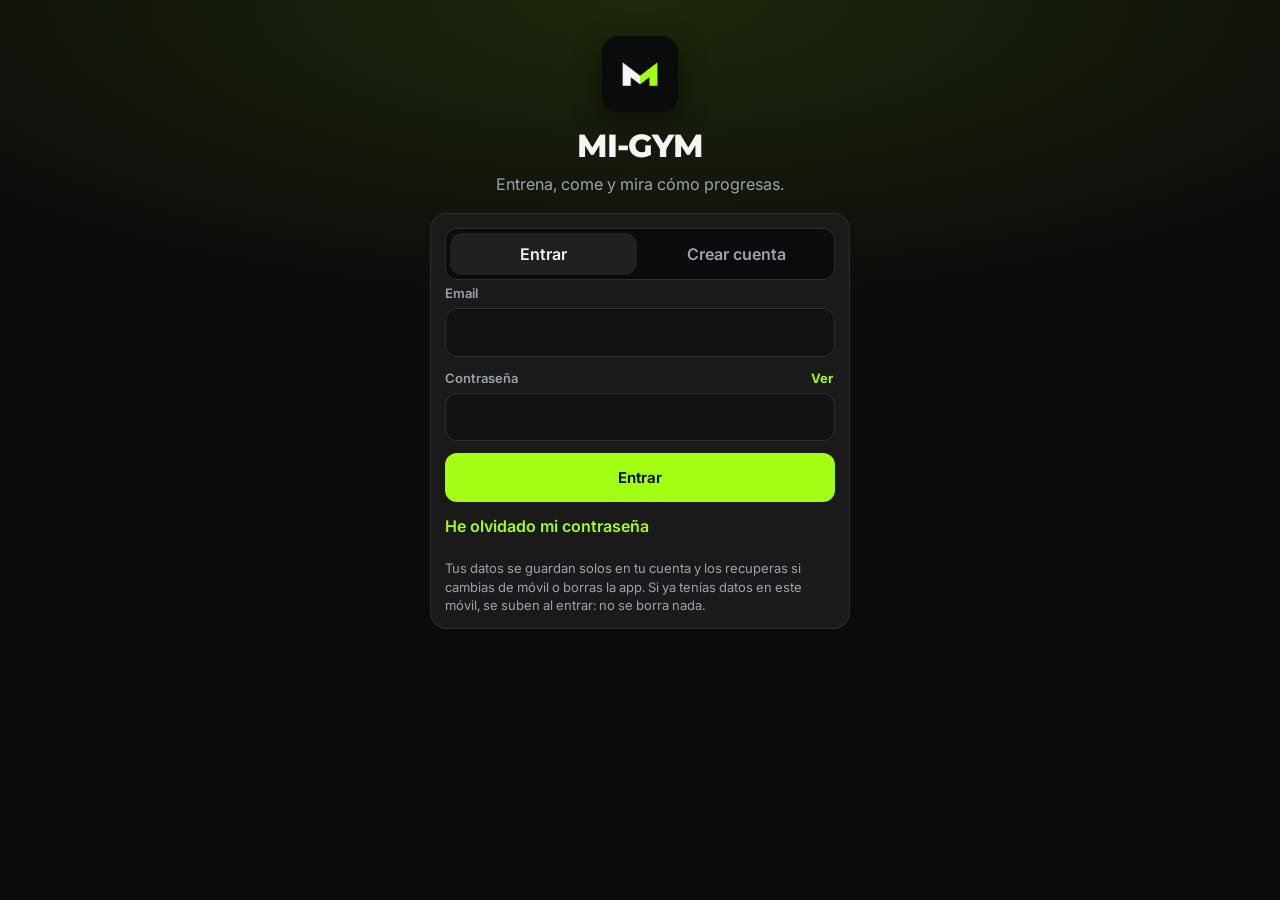
<file: beta/index.html>
<!doctype html>
<html lang="es">
  <head>
    <meta charset="UTF-8" />
    <link rel="apple-touch-icon" sizes="180x180" href="https://ekaitzgs.github.io/mi-gym/apple-touch-icon.png?v=5" />
    <meta name="viewport" content="width=device-width, initial-scale=1, viewport-fit=cover" />
    <meta name="theme-color" content="#0b0b0b" />
    <meta name="apple-mobile-web-app-capable" content="yes" />
    <meta name="mobile-web-app-capable" content="yes" />
    <meta name="apple-mobile-web-app-status-bar-style" content="black-translucent" />
    <meta name="apple-mobile-web-app-title" content="MI-GYM" />
    <link rel="icon" type="image/png" href="./favicon.png?v=5" />
    <link rel="apple-touch-icon-precomposed" href="https://ekaitzgs.github.io/mi-gym/apple-touch-icon-precomposed.png?v=5" />
    <title>MI-GYM</title>
    <script>window.__t0 = performance.now()</script>
    <script type="module" crossorigin src="./assets/main-U43Nasv-.js"></script>
    <link rel="modulepreload" crossorigin href="./assets/exercises-C1Oq8lSt.js">
    <link rel="modulepreload" crossorigin href="./assets/ds-DocEFaCx.js">
    <link rel="modulepreload" crossorigin href="./assets/push-BZcoOgO1.js">
    <link rel="stylesheet" crossorigin href="./assets/ds-BDJVZ2MQ.css">
  <link rel="manifest" href="./manifest-v4.webmanifest"></head>
  <body>
    <div id="splash" aria-hidden="true">
      <svg class="sp-logo" viewBox="0 0 512 384" width="132" height="99">
        <path d="M48 344 V64 L256 224 V328 L144 242 V344 Z" fill="#F5F5F5"/>
        <path class="sp-r" d="M256 224 L464 64 V344 H368 V242 L256 328 Z" fill="#A3FF12"/>
      </svg>
      <div class="sp-name">MI-GYM</div>
      <div class="sp-sub">Entrena · Come · Progresa</div>
    </div>
    <style>
      #splash { position: fixed; inset: 0; z-index: 2000; background: #0b0b0b;
        display: flex; flex-direction: column; align-items: center; justify-content: center; gap: 14px;
        font-family: 'Montserrat', system-ui, -apple-system, 'Segoe UI', sans-serif; transition: opacity .4s ease, transform .4s ease; }
      #splash.out { opacity: 0; transform: scale(1.06); pointer-events: none; }
      .sp-name { color: #f5f5f5; font-size: 30px; font-weight: 800; letter-spacing: -0.03em; }
      .sp-sub { color: #9ca3af; font-size: 13px; font-weight: 600; letter-spacing: .08em; text-transform: uppercase; }
      @media (prefers-reduced-motion: no-preference) {
        .sp-logo { animation: spUp .45s ease both; }
        .sp-r { animation: spUp .45s .15s ease both; }
        .sp-name { animation: spUp .5s .35s ease both; }
        .sp-sub { animation: spUp .5s .5s ease both; }
        @keyframes spUp { from { transform: translateY(10px); opacity: 0; } }
      }
    </style>
    <div id="root"></div>
  </body>
</html>
</file>
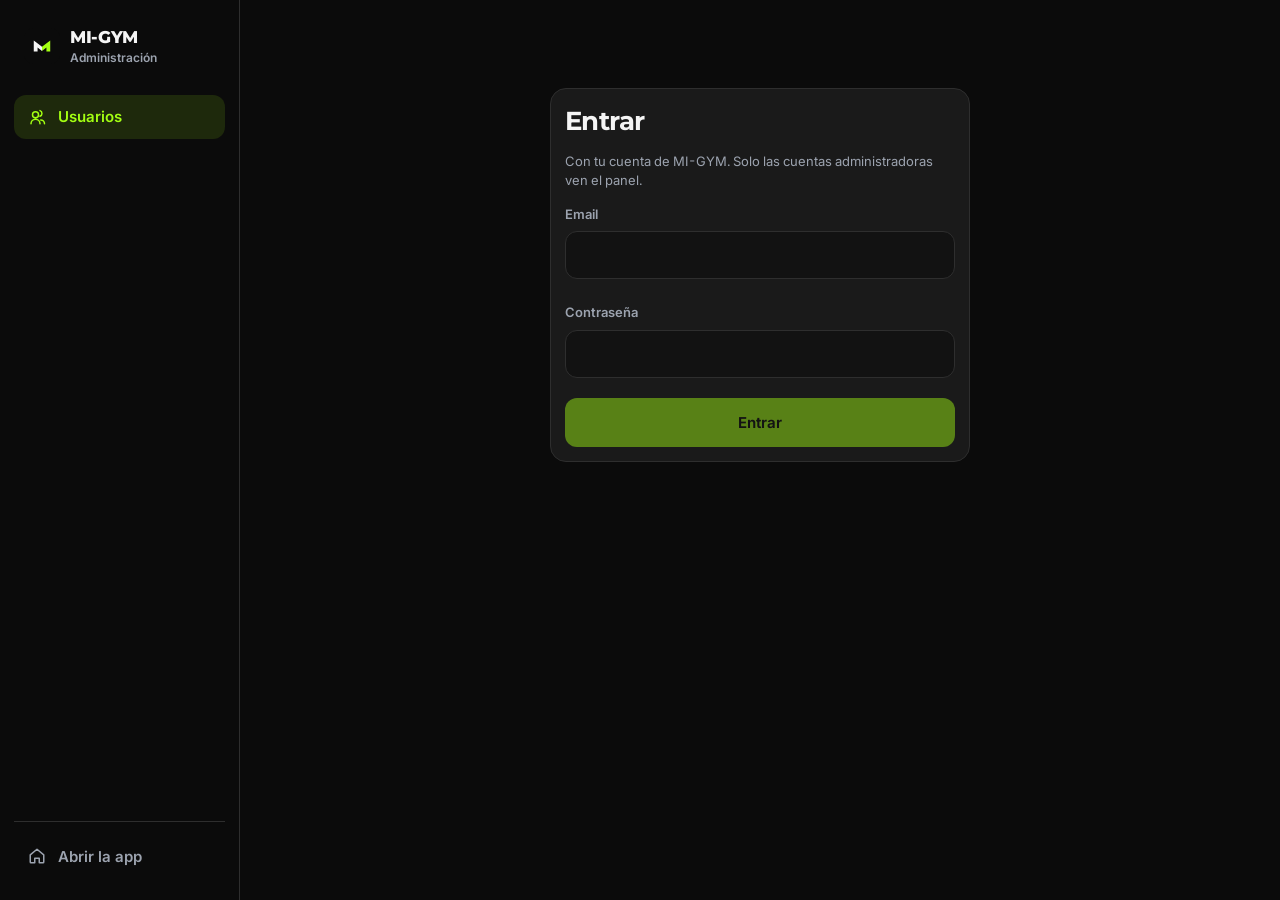
<file: beta/admin.html>
<!doctype html>
<html lang="es">
  <head>
    <meta charset="UTF-8" />
    <meta name="viewport" content="width=device-width, initial-scale=1, viewport-fit=cover" />
    <meta name="theme-color" content="#0b0b0b" />
    <meta name="robots" content="noindex, nofollow" />
    <link rel="icon" type="image/png" href="./favicon.png?v=5" />
    <title>MI-GYM · Administración</title>
    <script type="module" crossorigin src="./assets/admin-yAupE3ss.js"></script>
    <link rel="modulepreload" crossorigin href="./assets/exercises-C1Oq8lSt.js">
    <link rel="modulepreload" crossorigin href="./assets/ds-DocEFaCx.js">
    <link rel="stylesheet" crossorigin href="./assets/ds-BDJVZ2MQ.css">
    <link rel="stylesheet" crossorigin href="./assets/admin-ylMJrix9.css">
  <link rel="manifest" href="./manifest-v4.webmanifest"></head>
  <body>
    <div id="root"></div>
  </body>
</html>
</file>
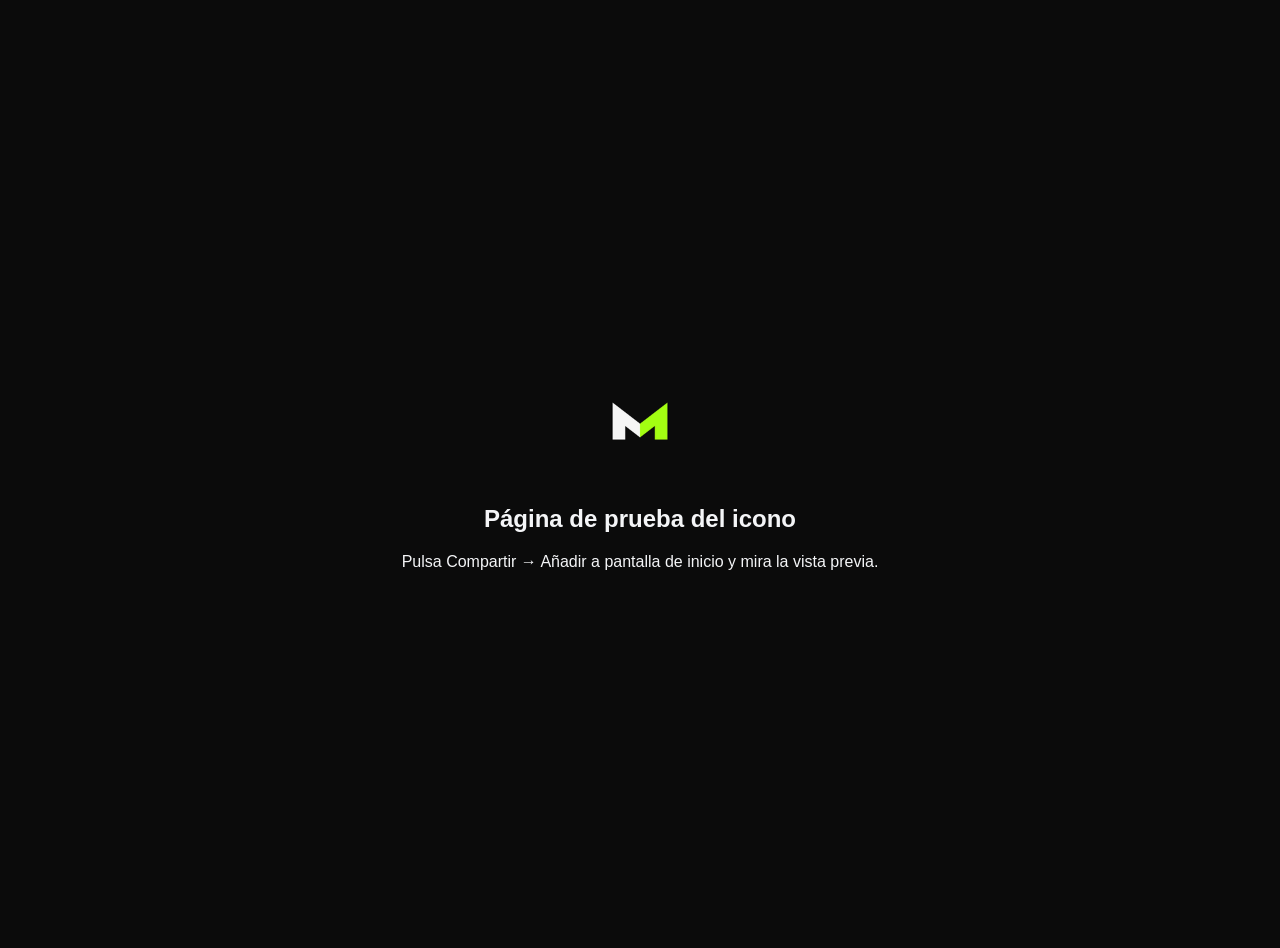
<file: beta/icono.html>
<!doctype html>
<html lang="es">
<head>
<meta charset="UTF-8" />
<link rel="apple-touch-icon" sizes="180x180" href="https://ekaitzgs.github.io/mi-gym/apple-touch-icon.png?v=5" />
<meta name="viewport" content="width=device-width, initial-scale=1" />
<meta name="apple-mobile-web-app-title" content="Prueba icono 4" />
<title>Prueba icono 4</title>
<style>body{margin:0;min-height:100vh;display:grid;place-items:center;background:#0b0b0b;color:#f4f5f7;font-family:-apple-system,sans-serif;text-align:center;padding:24px}img{width:120px;border-radius:26px}</style>
</head>
<body>
<div>
<img src="apple-touch-icon.png?v=5" alt="" />
<h2>Página de prueba del icono</h2>
<p>Pulsa Compartir → Añadir a pantalla de inicio y mira la vista previa.</p>
</div>
</body>
</html>
</file>
<file: beta/assets/ds-BDJVZ2MQ.css>
@font-face{font-family:Inter;font-weight:100 900;font-display:swap;src:url(./inter-latin-wght-normal-Dx4kXJAl.woff2) format("woff2")}@font-face{font-family:Montserrat;font-weight:100 900;font-display:swap;src:url(./montserrat-latin-wght-normal-l_AIctKy.woff2) format("woff2")}:root{--bg: #0b0b0b;--bg2: #121212;--surface: #1a1a1a;--surface-2: #202020;--border: #2e2e2e;--card: var(--surface);--card2: var(--surface-2);--track: var(--border);--line: var(--border);--text: #f5f5f5;--text2: #d1d5db;--muted: #9ca3af;--accent: #a3ff12;--accent2: #8fe600;--accent-ink: #0b0b0b;--accent-soft: rgba(163, 255, 18, .12);--ok: var(--accent);--info: #5aa9ff;--warn: #ffb547;--danger: #ff5d5d;--blue: var(--info);--amber: var(--warn);--pink: #ff6b9a;--gold: #ffcc4d;--hr: #ff5d6c;--fs-xs: 11px;--fs-sm: 13px;--fs-md: 15px;--fs-input: 16px;--fs-lg: 17px;--fs-xl: 20px;--fs-2xl: 26px;--fs-3xl: 32px;--sp-1: 4px;--sp-2: 8px;--sp-3: 12px;--sp-4: 16px;--sp-5: 24px;--sp-6: 32px;--r-sm: 8px;--r-md: 12px;--r-lg: 16px;--r-full: 999px;--r: var(--r-lg);--chart-grid: var(--border);--chart-axis: var(--muted);--chart-1: var(--accent);--chart-2: var(--info);--chart-3: var(--warn);--chart-4: var(--pink);--chart-5: #a78bfa;--chart-6: #2dd4bf;--z1: #7b8494;--z2: #4ea8ff;--z3: var(--accent);--z4: var(--warn);--z5: var(--hr);--mm-empty: #3b4250;--tab: 62px;--font: "Inter", system-ui, -apple-system, "Segoe UI", sans-serif;--font-head: "Montserrat", "Inter", system-ui, sans-serif;--shadow: 0 10px 30px -12px rgba(0, 0, 0, .6)}*{box-sizing:border-box;-webkit-tap-highlight-color:transparent}html,body,#root{height:100%;margin:0}body{background:var(--bg);color:var(--text);font-family:var(--font);font-size:var(--fs-input);line-height:1.4;-webkit-font-smoothing:antialiased;overscroll-behavior:none;font-feature-settings:"tnum" 1;touch-action:manipulation}button{cursor:pointer;touch-action:manipulation;font:inherit;color:inherit}button:active{transform:scale(.98)}.ico{flex-shrink:0;display:block}.app{height:100%;display:flex;flex-direction:column;background:var(--bg)}.main{flex:1;overflow-y:auto;overflow-x:hidden;padding-top:env(safe-area-inset-top)}.page{padding:18px 18px 36px;max-width:640px;margin:0 auto;animation:fade .25s ease}@keyframes fade{0%{opacity:0;transform:translateY(4px)}}.title{font-size:var(--fs-3xl);font-weight:800;letter-spacing:-.03em;margin:2px 0 18px}.eyebrow{font-size:var(--fs-sm);font-weight:600;color:var(--muted);letter-spacing:.02em}.cap:first-letter{text-transform:uppercase}h2{margin:4px 0 12px;font-size:var(--fs-2xl);letter-spacing:-.02em}h3{margin:0;font-size:var(--fs-lg);letter-spacing:-.01em}h4{margin:22px 0 10px;font-size:var(--fs-sm);font-weight:700;text-transform:uppercase;letter-spacing:.08em;color:var(--muted)}.muted{color:var(--muted)}.small{font-size:var(--fs-sm)}.grow{flex:1;min-width:0}.head{display:flex;align-items:flex-start;justify-content:space-between;gap:12px}.sec-head{display:flex;align-items:baseline;justify-content:space-between;margin:24px 0 10px}.sec-head h4{margin:0}.sec-head.nm{margin:0 0 12px}.tabbar{display:flex;background:#0b0b0bd9;backdrop-filter:saturate(160%) blur(20px);-webkit-backdrop-filter:saturate(160%) blur(20px);border-top:1px solid var(--line);padding-bottom:env(safe-area-inset-bottom)}.tabbar button{flex:1;height:var(--tab);background:none;border:0;color:var(--muted);font-size:var(--fs-xs);font-weight:600;display:flex;flex-direction:column;align-items:center;justify-content:center;gap:4px;transition:color .2s}.tabbar button.on{color:var(--accent)}.card{background:var(--card);border:1px solid var(--line);border-radius:var(--r);padding:14px;margin-bottom:12px;display:block;width:100%;color:inherit;text-align:left}.list-card{padding:4px 14px}.row{display:flex;align-items:center;gap:12px;width:100%;background:var(--card);border:1px solid var(--line);border-radius:var(--r-md);padding:9px 12px;margin-bottom:8px;text-align:left}.row.nob{background:none;border:0;padding:4px 0;margin:0;border-radius:0}.row.li{padding:10px 0;border-bottom:1px solid var(--line)}.row.li:last-child{border-bottom:0}.li-t{font-weight:600;font-size:var(--fs-md)}.row.opt.on{border-color:var(--accent);background:var(--accent-soft)}.row.food{border-top:1px solid var(--line);margin-top:8px;padding-top:10px}.plus{color:var(--accent);display:grid;place-items:center;width:32px;height:32px;border-radius:var(--r-md);background:var(--accent-soft);flex-shrink:0}.thumb{border-radius:var(--r-md);object-fit:cover;background:#fff;flex-shrink:0}.thumb.empty{background:var(--card2);color:var(--muted);display:grid;place-items:center}.thumbs{display:flex;gap:6px;margin:8px 0;flex-wrap:wrap}.btn.primary{background:var(--accent);color:var(--accent-ink);border-color:transparent}.btn.danger{color:var(--danger);background:transparent;border-color:#ff5d5d4d}.btn:disabled{opacity:.4}.btns{display:flex;gap:8px}.actions{display:grid;grid-template-columns:1fr 1fr;gap:10px;margin-top:6px}.actions .btn{margin:0}.banner{width:100%;display:flex;align-items:center;gap:12px;background:var(--accent-soft);border:1px solid rgba(163,255,18,.4);color:var(--accent);border-radius:var(--r-lg);padding:14px;margin-bottom:14px;text-align:left}.pulse{width:10px;height:10px;border-radius:50%;background:var(--accent);box-shadow:0 0 #a3ff1299;animation:pulse 1.6s infinite}@keyframes pulse{70%{box-shadow:0 0 0 10px #a3ff1200}to{box-shadow:0 0 #a3ff1200}}.inp{width:100%;background:var(--bg2);color:var(--text);border:1px solid var(--line);border-radius:var(--r-md);padding:12px 13px;font:inherit;font-size:var(--fs-input);margin-bottom:8px;transition:border-color .2s,box-shadow .2s;-webkit-appearance:none;-moz-appearance:none;appearance:none}select.inp{background-image:url("data:image/svg+xml,%3Csvg xmlns='http://www.w3.org/2000/svg' width='12' height='12' viewBox='0 0 24 24' fill='none' stroke='%23858b98' stroke-width='3' stroke-linecap='round'%3E%3Cpath d='M6 9l6 6 6-6'/%3E%3C/svg%3E");background-repeat:no-repeat;background-position:right 12px center;padding-right:32px}.inp:focus{outline:none;border-color:var(--accent);box-shadow:0 0 0 3px var(--accent-soft)}.inp::placeholder{color:#5d6370}.inp.sm{width:74px;margin:0;padding:10px 6px;text-align:center;font-weight:600}.inp.mini-sel{width:auto;margin:0;padding:9px 30px 9px 12px;font-size:var(--fs-input)}.lbl{display:block;font-size:var(--fs-sm);font-weight:600;color:var(--muted);margin:10px 0 6px}textarea.inp{resize:vertical;margin-top:8px}.two{display:grid;grid-template-columns:1fr 1fr;gap:8px}.two .inp{margin:0}.qty{display:flex;gap:8px;align-items:center}.qty .inp{margin:0}.sum{margin:14px 0;padding:12px 14px;background:var(--accent-soft);border:1px solid rgba(163,255,18,.25);border-radius:var(--r-md)}.fields{display:flex;gap:10px;align-items:flex-end;flex-wrap:wrap;margin-top:10px}.fields label{font-size:var(--fs-sm);color:var(--muted);display:flex;flex-direction:column;gap:4px}.fields .inp.sm{width:96px}.fields .chk-l{flex-direction:row;align-items:center;gap:8px;color:var(--text);font-size:var(--fs-md);padding-bottom:10px}.chk-l input{width:20px;height:20px;accent-color:var(--accent)}.setrow{display:flex;align-items:center;gap:8px;margin:10px 0 0}.setrow.drop{padding-left:14px}.setn{width:26px;height:26px;border-radius:var(--r-sm);display:grid;place-items:center;background:var(--card2);color:var(--muted);font-weight:700;font-size:var(--fs-sm);flex-shrink:0}.setrow.drop .setn{background:none}.chk.on{background:var(--accent);color:var(--accent-ink);border-color:var(--accent)}.tip{display:flex;gap:6px;align-items:flex-start;color:var(--accent);font-size:var(--fs-sm);font-weight:500;margin-top:6px;background:var(--accent-soft);border-radius:var(--r-md);padding:7px 9px}.tip .ico{margin-top:2px}.pr{display:block;background:linear-gradient(135deg,#ffcc4d24,#ffcc4d0a);border:1px solid rgba(255,204,77,.4);border-radius:var(--r-md);padding:12px;margin-bottom:8px}.pr .ico{display:inline-block;vertical-align:-3px}.gold{color:var(--gold)}.chips{display:flex;gap:6px;overflow-x:auto;padding-bottom:10px;scrollbar-width:none}.chips::-webkit-scrollbar{display:none}.chips.wrap{flex-wrap:wrap;padding:6px 0 0}.chip.on{background:var(--text);color:var(--bg);border-color:var(--text)}.tags{display:flex;flex-wrap:wrap;gap:6px;margin:12px 0 8px}.tag{font-size:var(--fs-sm);font-weight:600;padding:5px 10px;border-radius:var(--r-full);background:var(--card2);color:var(--text2)}.tag.tag-main{background:var(--accent-soft);color:var(--accent)}.tag.eq{background:#5aa9ff1f;color:var(--blue)}.pill{display:inline-block;background:var(--card2);border-radius:var(--r-sm);padding:4px 9px;margin:4px 4px 0 0;font-size:var(--fs-sm);font-weight:600}.hist{padding:10px 0;border-bottom:1px solid var(--line)}.hist b{font-size:var(--fs-sm);color:var(--muted)}.exphoto{position:relative;aspect-ratio:3 / 2;border-radius:var(--r-lg);overflow:hidden;background:#fff}.exphoto img{position:absolute;top:0;right:0;bottom:0;left:0;width:100%;height:100%;object-fit:cover;opacity:0;transition:opacity .45s ease}.exphoto img.on{opacity:1}.exphoto.empty{background:var(--card2);color:var(--muted);display:grid;place-items:center}.frames{position:absolute;bottom:10px;left:50%;transform:translate(-50%);display:flex;gap:5px;background:#00000073;padding:5px 7px;border-radius:var(--r-full)}.frames span{width:6px;height:6px;border-radius:50%;background:#ffffff80;transition:all .3s}.frames span.on{width:16px;border-radius:var(--r-full);background:#fff}.hero{position:relative;border-radius:var(--r-lg);overflow:hidden;min-height:260px;margin-bottom:14px;background:var(--card2);box-shadow:var(--shadow);display:flex}.hero>img{position:absolute;top:0;right:0;bottom:0;left:0;width:100%;height:100%;object-fit:cover}.hero-shade,.daycover-shade{position:absolute;top:0;right:0;bottom:0;left:0;background:linear-gradient(180deg,#0b0b0b1a,#0b0b0b8c 45%,#0b0b0bf5)}.hero-txt{position:relative;margin-top:auto;padding:18px;width:100%}.hero-txt h2{font-size:var(--fs-2xl);font-weight:800;margin:8px 0 10px}.hero-thumbs{display:flex;align-items:center;gap:6px;color:var(--text2)}.hero-thumbs .thumb{border:2px solid rgba(255,255,255,.85)}.hero-thumbs .small{margin-left:4px}.rest{display:flex;gap:14px;align-items:flex-start}.rest p{margin:4px 0 0}.rest-ic{width:44px;height:44px;border-radius:var(--r-md);background:var(--accent-soft);color:var(--accent);display:grid;place-items:center;flex-shrink:0}.grid2{display:grid;grid-template-columns:1fr 1fr;gap:12px}.tile{display:flex;flex-direction:column;align-items:center;gap:10px;text-align:center;padding:16px 10px}.tile-num{font-size:var(--fs-xl);font-weight:800;letter-spacing:-.02em}.ring-p{color:var(--blue);font-size:var(--fs-lg)}.wdots{display:flex;justify-content:space-between}.wdot{display:flex;flex-direction:column;align-items:center;gap:6px}.wdot .c{width:34px;height:34px;border-radius:50%;background:var(--card2);display:grid;place-items:center;color:var(--accent-ink)}.wdot.done .c{background:var(--accent)}.wdot.today .c{box-shadow:0 0 0 2px var(--bg),0 0 0 4px var(--accent)}.wdot .l{font-size:var(--fs-sm);font-weight:700;color:var(--muted)}.wdot.today .l{color:var(--accent)}.delta{font-size:var(--fs-sm);font-weight:700;padding:4px 8px;border-radius:var(--r-sm)}.delta.up{color:var(--accent);background:var(--accent-soft)}.delta.down{color:var(--warn);background:#ffb5471f}.week{display:grid;grid-template-columns:repeat(7,1fr);gap:6px;margin-bottom:4px}.wday{display:flex;flex-direction:column;align-items:center;gap:6px;padding:10px 0;border-radius:var(--r-md);background:var(--card);border:1px solid var(--line)}.wday .wd{font-size:var(--fs-sm);font-weight:700;color:var(--muted)}.wday .dot{width:6px;height:6px;border-radius:50%;background:var(--track)}.wday.has .dot{background:var(--accent)}.wday.today{border-color:var(--accent);background:var(--accent-soft)}.wday.today .wd{color:var(--accent)}.daycard{border-radius:var(--r);overflow:hidden;background:var(--card);border:1px solid var(--line);margin-bottom:14px}.daycard.is-today{border-color:#a3ff1280}.daycover{position:relative;height:150px;background:#fff;display:flex}.daycover img{position:absolute;top:0;right:0;bottom:0;left:0;width:100%;height:100%;object-fit:cover}.daycover-txt{position:relative;margin-top:auto;padding:14px;color:var(--text2)}.daycover-txt h3{font-size:var(--fs-xl);font-weight:800;color:var(--text);margin:6px 0 2px}.empty-state{text-align:center;color:var(--muted);padding:28px 16px;border:1px dashed var(--line);border-radius:var(--r);display:flex;flex-direction:column;align-items:center;gap:6px}.summary{display:flex;align-items:center;gap:18px;padding:18px}.macros{display:flex;flex-direction:column;gap:12px}.macro-top{display:flex;justify-content:space-between;font-size:var(--fs-sm);margin-bottom:6px;color:var(--text2)}.macro-top b{font-size:var(--fs-md)}.macro-mini{display:flex;flex-wrap:wrap;white-space:nowrap;gap:4px 12px;font-size:var(--fs-sm);color:var(--muted)}.dotc{display:inline-block;width:8px;height:8px;border-radius:50%;margin-right:5px}.ring{position:relative;flex-shrink:0}.ring svg{display:block}.ring-in{position:absolute;top:0;right:0;bottom:0;left:0;display:flex;flex-direction:column;align-items:center;justify-content:center;text-align:center;color:var(--accent)}.ring-num{font-size:var(--fs-2xl);font-weight:800;color:var(--text);letter-spacing:-.02em}.ring-lbl{font-size:var(--fs-xs);color:var(--muted);max-width:80px;line-height:1.2}.meal-head b{font-size:var(--fs-input)}.kcal-chip{font-size:var(--fs-sm);font-weight:600;color:var(--text2);background:var(--card2);padding:4px 9px;border-radius:var(--r-sm)}.bar{height:8px;background:var(--track);border-radius:var(--r-full);overflow:hidden}.bar-fill{height:100%;border-radius:var(--r-full);transition:width .5s ease}.datenav{display:flex;align-items:center;justify-content:space-between;margin-bottom:14px}.datenav h2{margin:0;font-size:var(--fs-xl);font-weight:800}.datenav h2:first-letter{text-transform:uppercase}.chart-wrap{background:var(--bg2);border:1px solid var(--line);border-radius:var(--r-lg);padding:12px 10px 6px;margin-bottom:10px}.chart-head{display:flex;align-items:baseline;gap:8px;padding:0 4px 4px}.chart-head b{font-size:var(--fs-xl);letter-spacing:-.02em}.chart{width:100%;display:block}.ct{fill:var(--muted);font-size:var(--fs-xs);font-weight:600}.chart-empty{display:flex;align-items:center;gap:10px;color:var(--muted);font-size:var(--fs-md);padding:16px;border:1px dashed var(--line);border-radius:var(--r-md)}.chart-wrap.tc{padding:14px 12px 10px;background:radial-gradient(120% 80% at 100% 0%,color-mix(in srgb,var(--c) 9%,transparent),transparent 60%),var(--bg2)}.tc-head{display:flex;justify-content:space-between;align-items:flex-start;gap:10px;padding:0 4px 6px}.tc-title{font-size:var(--fs-sm);font-weight:700;color:var(--muted);text-transform:uppercase;letter-spacing:.06em;margin-bottom:2px}.tc-val{font-family:var(--font-head);font-size:var(--fs-3xl);font-weight:800;letter-spacing:-.03em;line-height:1.05;font-variant-numeric:tabular-nums}.tc-val span{font-family:var(--font);font-size:var(--fs-md);font-weight:600;color:var(--muted);letter-spacing:0}.tc-sub{font-size:var(--fs-sm);color:var(--muted);margin-top:3px}.tc-delta{display:flex;flex-direction:column;align-items:flex-end;text-align:right;padding-top:2px}.tc-delta .delta{font-variant-numeric:tabular-nums;white-space:nowrap}.tc-delta .tc-sub{white-space:nowrap}.delta.flat{color:var(--text2);background:var(--card2)}.tc-svg{touch-action:pan-y;user-select:none;-webkit-user-select:none;overflow:visible}.tc-grid{stroke:var(--line);stroke-dasharray:2 5}.tc-base{stroke:var(--line)}.tc-guide{stroke:var(--text2);stroke-opacity:.25;stroke-dasharray:3 3}.tc-line{stroke-dasharray:1;stroke-dashoffset:1;animation:tc-draw .9s cubic-bezier(.3,.7,.2,1) forwards;filter:drop-shadow(0 4px 8px color-mix(in srgb,var(--c) 35%,transparent))}.tc-area{opacity:0;animation:tc-fade .6s .35s ease forwards}.tc-dot{opacity:.55}.tc-halo{opacity:.25;transform-box:fill-box;transform-origin:center;animation:tc-pulse 2.2s ease-out infinite}@keyframes tc-draw{to{stroke-dashoffset:0}}@keyframes tc-fade{to{opacity:1}}@keyframes tc-pulse{0%{transform:scale(.6);opacity:.45}to{transform:scale(1.6);opacity:0}}.tc-ranges{display:flex;gap:4px;background:var(--card);border-radius:var(--r-md);padding:3px;margin:6px 4px 0}.tc-r{flex:1;border:0;background:transparent;color:var(--muted);font-size:var(--fs-sm);font-weight:700;padding:6px 0;border-radius:var(--r-sm)}.tc-r.on{background:var(--card2);color:var(--text)}.body-tiles{display:grid;grid-template-columns:1fr 1fr;gap:8px;margin:4px 0 10px}.body-tile{display:flex;flex-direction:column;justify-content:flex-start;align-items:stretch;text-align:left;background:var(--bg2);border:1.5px solid var(--line);border-radius:var(--r-md);padding:10px 12px;color:var(--text);transition:border-color .2s,background .2s}.body-tile.on{border-color:var(--c);background:color-mix(in srgb,var(--c) 8%,var(--bg2))}.body-tile .bt-l{display:flex;align-items:center;gap:6px;font-size:var(--fs-sm);font-weight:700;color:var(--muted)}.body-tile .bt-l i{width:8px;height:8px;border-radius:50%;background:var(--c)}.body-tile .bt-v{font-family:var(--font-head);font-size:var(--fs-2xl);font-weight:800;letter-spacing:-.03em;margin-top:2px;font-variant-numeric:tabular-nums}.body-tile .bt-v span{font-family:var(--font);font-size:var(--fs-sm);font-weight:600;color:var(--muted);letter-spacing:0}.body-tile .bt-d{font-size:var(--fs-sm);font-weight:700;margin-top:2px;white-space:nowrap}.body-tile .bt-d span{color:var(--muted);font-weight:600}.body-tile .bt-d.up{color:var(--accent)}.body-tile .bt-d.down{color:var(--warn)}.body-tile .bt-d.flat{color:var(--muted)}.body-read{display:flex;gap:8px;align-items:flex-start;font-size:var(--fs-sm);color:var(--text2);background:var(--bg2);border:1px solid var(--line);border-radius:var(--r-md);padding:10px 12px;margin-bottom:10px;line-height:1.4}.overlay{position:fixed;top:0;right:0;bottom:0;left:0;z-index:1000;background:#0009;backdrop-filter:blur(4px);-webkit-backdrop-filter:blur(4px);z-index:50;display:flex;align-items:flex-end;justify-content:center;animation:ofade .2s ease}@keyframes ofade{0%{opacity:0}}.sheet{background:var(--bg2);border:1px solid var(--line);border-bottom:0;border-radius:var(--r-lg) var(--r-lg) 0 0;width:100%;max-width:640px;max-height:calc(100% - env(safe-area-inset-top) - 24px);max-height:calc(100dvh - env(safe-area-inset-top) - 24px);display:flex;flex-direction:column;padding-bottom:env(safe-area-inset-bottom);animation:up .28s cubic-bezier(.2,.9,.3,1)}@keyframes up{0%{transform:translateY(40px);opacity:.6}}.grabber{width:38px;height:5px;border-radius:var(--r-full);background:var(--track);margin:8px auto 0}.sheet-head{display:flex;align-items:center;justify-content:space-between;gap:8px;padding:10px 18px 8px}.sheet-head h3{font-size:var(--fs-xl);font-weight:800}.sheet-body{overflow-y:auto;overflow-x:hidden;padding:4px 18px 22px;-webkit-overflow-scrolling:touch}.list{margin-top:4px}.scanner{position:relative;border-radius:var(--r-lg);overflow:hidden;background:#000;margin-bottom:8px;aspect-ratio:4 / 3}.scanner video{width:100%;height:100%;object-fit:cover}.scanner .muted{position:absolute;inset:auto 8px 8px 8px;background:#000000b3;padding:8px;border-radius:var(--r-sm);margin:0}.scan-line{position:absolute;left:10%;right:10%;top:50%;height:2px;background:var(--accent);box-shadow:0 0 12px var(--accent);pointer-events:none;animation:scan 1.8s ease-in-out infinite alternate}@keyframes scan{0%{top:30%}to{top:70%}}.toast{color:var(--accent);margin:8px 0 0;font-weight:600}.toast.warn{color:var(--warn)}.credits{margin-top:28px;text-align:center}.filebtn{cursor:pointer}.tool.danger{color:var(--danger);margin-left:auto}.save-plan{margin-top:12px;background:var(--card2)}.save-plan p{margin:4px 0 0}.free-btn{margin-top:0;margin-bottom:10px;border-color:#a3ff1266;color:var(--accent)}.rdot{width:10px;height:10px;border-radius:50%;flex-shrink:0}.rdot.green{background:var(--accent);box-shadow:0 0 8px #a3ff1280}.rdot.yellow{background:var(--amber);box-shadow:0 0 8px #ffb54780}.rdot.red{background:var(--danger);box-shadow:0 0 8px #ff5d5d80}.ratecard{display:flex;gap:14px;align-items:center;border-radius:var(--r-lg);padding:12px 14px;margin-bottom:12px;border:1px solid}.ratecard.green{background:#a3ff121a;border-color:#a3ff1266;color:var(--accent)}.ratecard.yellow{background:#ffb5471a;border-color:#ffb54766;color:var(--amber)}.ratecard.red{background:#ff5d5d1a;border-color:#ff5d5d66;color:var(--danger)}.ratecard b{font-size:var(--fs-lg)}.ratecard .small{color:var(--text2);margin-top:2px}.light{display:flex;flex-direction:column;gap:4px;background:#050505;padding:6px;border-radius:var(--r-md)}.light .l{width:14px;height:14px;border-radius:50%;opacity:.18}.light .l.red{background:var(--danger)}.light .l.yellow{background:var(--amber)}.light .l.green{background:var(--accent)}.ratecard.red .l.red,.ratecard.yellow .l.yellow,.ratecard.green .l.green{opacity:1;box-shadow:0 0 10px currentColor}.onboard{border-color:#a3ff1273;background:linear-gradient(135deg,#a3ff121f,#a3ff1205)}.onboard p{margin:4px 0 2px}.stepdot{flex:1;height:4px;border-radius:var(--r-full);background:var(--track)}.stepdot.done{background:#a3ff1280}.stepdot.on{background:var(--accent)}.setup-day{border:1px solid var(--line);border-radius:var(--r-md);margin-bottom:8px;background:var(--card)}.setup-day.on{border-color:#a3ff1266}.setup-day-head{display:flex;align-items:center;gap:12px;width:100%;background:none;border:0;padding:12px;text-align:left}.setup-day-body{padding:0 12px 4px}.setup-day-body .chips{padding-top:0}.chip.sm{padding:6px 11px;font-size:var(--fs-sm)}.day-parts{padding-bottom:var(--sp-2)}.day-name-prev{margin:0 0 var(--sp-2)}.tick{width:26px;height:26px;border-radius:var(--r-sm);border:2px solid var(--line);display:grid;place-items:center;flex-shrink:0;font-size:var(--fs-sm);font-weight:800;color:var(--accent-ink)}.tick.on{background:var(--accent);border-color:var(--accent)}.wizard-nav{display:grid;grid-template-columns:1fr 2fr;gap:10px;position:sticky;bottom:-22px;background:var(--bg2);padding:12px 0 8px;margin-top:8px;border-top:1px solid var(--line);box-shadow:0 -14px 18px -6px var(--bg2);z-index:2}.link.small-left{font-size:var(--fs-md);padding:0 0 8px}.sum-row{display:flex;justify-content:space-between;align-items:baseline;padding:10px 0;border-bottom:1px solid var(--line)}.quick-actions{display:grid;grid-template-columns:repeat(3,1fr);gap:10px;margin-bottom:14px}.qa{display:flex;flex-direction:column;align-items:center;justify-content:center;gap:8px;min-height:88px;padding:12px 4px;border-radius:var(--r-lg);border:1px solid var(--line);background:var(--card2);font-weight:700;font-size:var(--fs-sm);line-height:1.2;text-align:center}.qa.primary{background:var(--accent);color:var(--accent-ink);border-color:transparent}.qty-btn{margin-top:0;min-height:46px}.btn{display:inline-flex;align-items:center;justify-content:center;gap:8px;background:var(--card2);border:1px solid var(--line);border-radius:var(--r-md);padding:13px 16px;font-weight:650;text-align:center;margin-top:8px;transition:background .2s,opacity .2s;min-height:48px}.btn.sm-btn{margin:0;padding:10px 16px;border-radius:var(--r-md);min-height:42px}.tool{display:inline-flex;align-items:center;gap:5px;font-size:var(--fs-sm);font-weight:600;border-radius:var(--r-md);background:var(--card2);border:1px solid var(--line);color:var(--text2);min-height:38px;padding:8px 12px}.icon-btn{background:var(--card2);border:1px solid var(--line);border-radius:var(--r-md);min-width:40px;height:40px;display:grid;place-items:center;flex-shrink:0;min-width:44px;height:44px}.icon-btn.ghost{background:var(--card2);border-color:transparent;border-radius:var(--r-full);min-width:34px;height:34px;min-width:36px;height:36px}.link{background:none;border:0;color:var(--accent);font-weight:600;padding:8px 0;display:inline-flex;align-items:center;gap:4px;min-height:40px}.link.small{font-size:var(--fs-sm);font-weight:500;color:var(--muted);padding:4px 0 6px 34px;min-height:36px;display:flex;align-items:center}.chip{background:var(--card2);border:1px solid var(--line);border-radius:var(--r-full);padding:8px 14px;white-space:nowrap;font-size:var(--fs-md);font-weight:600;min-height:38px}.chk{margin-left:auto;width:46px;height:42px;border-radius:var(--r-md);border:1px solid var(--line);background:var(--card2);color:var(--muted);display:grid;place-items:center;transition:all .2s;height:44px}.btn.full+.btn.full,.btn.full+label.btn.full,label.btn.full+.btn.full{margin-top:10px}.btn.full{width:100%;display:flex}.setrow .inp.sm{flex:1 1 0;min-width:52px;max-width:84px;width:auto}.setrow .chk,.setrow .icon-btn,.setrow .setn{flex-shrink:0}.setrow .x{color:var(--muted);font-size:var(--fs-sm);white-space:nowrap;flex-shrink:0}@media (max-width: 350px){.page{padding-left:14px;padding-right:14px}.setrow{gap:6px}.setrow .x{font-size:var(--fs-sm)}.title{font-size:var(--fs-2xl)}}.feels{display:grid;grid-template-columns:repeat(5,1fr);gap:6px}.feel{display:flex;flex-direction:column;align-items:center;gap:4px;padding:10px 2px;min-height:70px;border-radius:var(--r-md);background:var(--card2);border:1px solid var(--line);font-size:var(--fs-xs);font-weight:600;color:var(--text2);text-align:center}.feel .fe{font-size:var(--fs-2xl);line-height:1}.feel.on{border-color:var(--accent);background:var(--accent-soft);color:var(--accent)}.seg{display:grid;grid-template-columns:1fr 1fr;gap:6px;background:var(--bg);padding:4px;border-radius:var(--r-md);border:1px solid var(--line);margin-bottom:8px}.seg button{min-height:42px;border:0;border-radius:var(--r-md);background:none;font-weight:600;color:var(--muted)}.seg button.on{background:var(--card2);color:var(--text)}.seg button.on.warn{color:var(--amber)}.advice{border-radius:var(--r-md);padding:12px 14px;margin-bottom:10px;font-size:var(--fs-md);line-height:1.45;border:1px solid}.advice.sm{font-size:var(--fs-sm);padding:8px 10px;margin:6px 0 0}.advice.green{background:#a3ff121a;border-color:#a3ff1259;color:var(--text)}.advice.yellow{background:#ffb5471a;border-color:#ffb54766;color:var(--text)}.advice.red{background:#ff5d5d1a;border-color:#ff5d5d73;color:var(--text)}.tips-list{margin:0 0 8px;padding-left:20px;color:var(--text2);font-size:var(--fs-md)}.tips-list li{margin-bottom:6px}.coach-btn{margin-top:0;border-color:#a3ff1266;color:var(--accent)}.daypill{display:inline-block;font-size:var(--fs-xs);font-weight:700;text-transform:uppercase;letter-spacing:.08em;padding:5px 9px;border-radius:var(--r-full);background:var(--accent);color:var(--accent-ink);white-space:nowrap}.review{border-color:#5aa9ff59}.ico.inl{display:inline-block;vertical-align:-2px;margin-right:4px;color:var(--blue)}.prop{border-top:1px solid var(--line);padding-top:12px;margin-top:12px}.prop-head{display:flex;gap:6px;align-items:center;margin-bottom:8px}.prop p{margin:8px 0 0}.swap-row{display:flex;align-items:center;gap:8px;color:var(--muted)}.swap-ex{flex:1;display:flex;align-items:center;gap:8px;min-width:0;color:var(--text);font-size:var(--fs-md);font-weight:600}.swap-ex span{min-width:0}.rir-row{display:flex;flex-direction:column;gap:6px;margin-bottom:10px}.rir-name{font-size:var(--fs-md);font-weight:600}.seg.seg3{grid-template-columns:repeat(3,1fr);margin:0}.seg.seg3 button{min-height:40px;font-size:var(--fs-md)}.tip.hold{color:var(--amber);background:#ffb5471a}body.modal-open .tabbar{visibility:hidden;pointer-events:none}.two.labeled label{display:flex;flex-direction:column;gap:4px;font-size:var(--fs-sm);color:var(--muted);font-weight:600}.two.labeled{row-gap:10px}.quick-actions.two-col{grid-template-columns:1fr 1fr}.btn,.tile2-t,.chip,.tool,.seg button,.qa span,.tab-label{white-space:nowrap}.btns .btn,.wizard-nav .btn,.actions .btn{margin-top:0;min-height:48px}.btns,.actions{align-items:stretch;margin-top:10px}.btns .btn{flex:1;overflow:hidden;text-overflow:ellipsis}.wizard-nav .btn{margin-top:0;overflow:hidden;text-overflow:ellipsis}.dayfoot{display:flex;align-items:center;padding:12px 14px;gap:8px}.dayfoot .mini-sel,.dayfoot .icon-btn,.dayfoot .sm-btn{height:46px;min-height:46px;margin:0}.dayfoot .icon-btn{min-width:46px;border-radius:var(--r-md)}.dayfoot .sm-btn{padding:0 18px;border-radius:var(--r-md)}.dayfoot .mini-sel{flex:1;min-width:0;padding-top:0;padding-bottom:0}.daycover.empty{height:120px;background:var(--surface)}.daycover.empty .daycover-shade{background:linear-gradient(180deg,transparent 30%,rgba(11,11,11,.85))}.cover-empty{background:var(--surface);position:absolute;top:0;right:0;bottom:0;left:0;display:grid;place-items:center end;padding-right:24px;color:#a3ff122e;background:none}.tiles{display:grid;grid-template-columns:repeat(2,1fr);gap:10px}.tile2{display:flex;flex-direction:column;align-items:flex-start;gap:2px;min-height:96px;padding:14px;border-radius:var(--r-lg);text-align:left;background:var(--card);border:1px solid var(--line);overflow:hidden}.tile2-ic{width:34px;height:34px;border-radius:var(--r-md);display:grid;place-items:center;background:var(--card2);color:var(--text2);margin-bottom:8px}.tile2.accent .tile2-ic{background:var(--accent-soft);color:var(--accent)}.tile2-t{font-weight:700;font-size:var(--fs-md);max-width:100%;overflow:hidden;text-overflow:ellipsis}.tile2-s{font-size:var(--fs-sm);color:var(--muted);max-width:100%;overflow:hidden;text-overflow:ellipsis;white-space:nowrap}.btns .btn,.wizard-nav .btn{padding:12px 10px;gap:6px}.wizard-nav.even{grid-template-columns:1fr 1fr}@media (max-width: 360px){.tile2{padding:12px;min-height:90px}.tile2-t,.btns .btn,.wizard-nav .btn{font-size:var(--fs-md)}.btns .btn .ico,.wizard-nav .btn .ico{width:15px;height:15px}}.brand{display:flex;flex-direction:column;align-items:center;gap:4px;margin-top:30px}.brand img{border-radius:var(--r-md)}@media (prefers-reduced-motion: no-preference){.page>*{animation:rise .42s cubic-bezier(.2,.8,.2,1) both}.page>*:nth-child(2){animation-delay:.04s}.page>*:nth-child(3){animation-delay:.08s}.page>*:nth-child(4){animation-delay:.12s}.page>*:nth-child(5){animation-delay:.16s}.page>*:nth-child(6){animation-delay:.2s}.page>*:nth-child(7){animation-delay:.24s}.page>*:nth-child(n+8){animation-delay:.28s}.tiles>.tile2{animation:rise .4s cubic-bezier(.2,.8,.2,1) both}.tiles>.tile2:nth-child(2){animation-delay:.05s}.tiles>.tile2:nth-child(3){animation-delay:.1s}.tiles>.tile2:nth-child(4){animation-delay:.15s}.tiles>.tile2:nth-child(5){animation-delay:.2s}.tiles>.tile2:nth-child(6){animation-delay:.25s}@keyframes rise{0%{opacity:0;transform:translateY(10px)}}.ring-prog{animation:ringIn .9s cubic-bezier(.65,0,.35,1) both}@keyframes ringIn{0%{stroke-dashoffset:var(--c)}}.bar-fill{animation:barIn .8s cubic-bezier(.65,0,.35,1) both}@keyframes barIn{0%{width:0}}.chk.on{animation:pop .32s cubic-bezier(.2,1.6,.4,1)}@keyframes pop{40%{transform:scale(1.18)}}.tabbar button.on .ico{animation:tabPop .4s cubic-bezier(.2,1.6,.4,1)}@keyframes tabPop{40%{transform:translateY(-3px) scale(1.12)}}.pr{animation:prIn .6s cubic-bezier(.2,1.4,.4,1) both}.pr .gold{animation:shine 1.6s ease-in-out .4s infinite}@keyframes prIn{0%{opacity:0;transform:scale(.9) translateY(8px)}}@keyframes shine{0%,to{transform:rotate(0)}20%{transform:rotate(-12deg) scale(1.15)}40%{transform:rotate(10deg)}}.advice,.toast,.ratecard{animation:rise .35s ease both}.ratecard .l{transition:opacity .4s ease .15s}.sheet-body>*{animation:rise .35s cubic-bezier(.2,.8,.2,1) both}.sheet-body>*:nth-child(2){animation-delay:.03s}.sheet-body>*:nth-child(3){animation-delay:.06s}.sheet-body>*:nth-child(n+4){animation-delay:.09s}.hero>img{animation:heroZoom 8s ease-out both}@keyframes heroZoom{0%{transform:scale(1.08)}}}.notice{position:fixed;left:16px;right:16px;bottom:calc(var(--tab) + env(safe-area-inset-bottom) + 12px);z-index:900;background:var(--card2);border:1px solid rgba(163,255,18,.4);color:var(--text);border-radius:var(--r-md);padding:12px 14px;font-size:var(--fs-md);box-shadow:var(--shadow);animation:rise .3s ease both}.polar-card .inl{display:inline-block;vertical-align:-3px;color:var(--accent)}.polar-ex{display:flex;align-items:center;gap:10px;padding:8px 0;border-top:1px solid var(--line)}.polar-ex:first-of-type{border-top:0}.polar-stats{display:flex;flex-direction:column;align-items:flex-end;font-size:var(--fs-sm);color:var(--muted)}.polar-stats b{color:var(--text);font-size:var(--fs-md)}.uni-tg{display:flex;align-items:center;gap:8px;width:100%;min-height:40px;margin-top:10px;padding:8px 12px;border-radius:var(--r-md);border:1px dashed var(--line);background:transparent;color:var(--muted);font-size:var(--fs-sm);font-weight:600;text-align:left}.uni-tg .uni-dot{width:30px;height:18px;border-radius:var(--r-full);background:var(--card2);border:1px solid var(--line);position:relative;flex-shrink:0;transition:background .2s}.uni-tg .uni-dot:after{content:"";position:absolute;top:2px;left:2px;width:12px;height:12px;border-radius:50%;background:var(--muted);transition:transform .2s,background .2s}.uni-tg.on{border-style:solid;border-color:var(--accent);color:var(--text)}.uni-tg.on .uni-dot{background:var(--accent-soft);border-color:var(--accent)}.uni-tg.on .uni-dot:after{transform:translate(12px);background:var(--accent)}.setrow.uni-head{margin-top:8px}.setrow.uni-head .setn{background:none}.setrow .uh{flex:1 1 0;min-width:52px;max-width:84px;text-align:center;font-size:var(--fs-xs);font-weight:700;letter-spacing:.04em;text-transform:uppercase;color:var(--muted)}.setrow .chk-sp{width:46px;flex-shrink:0;margin-left:auto}.hero.done img{filter:grayscale(.6) brightness(.7)}.daypill.ok{display:inline-flex;align-items:center;gap:5px}.hero-sum{margin:6px 0 2px;font-weight:700;font-size:var(--fs-input);color:#fff}.hero-note{color:#ffffffbf;margin:0}.hero-again{display:inline-flex!important;width:auto;margin:4px 0 0;padding:0!important;justify-content:flex-start;color:#ffffffd9;text-decoration:underline;text-underline-offset:3px}button.polar-ex{width:100%;background:none;border:0;border-top:1px solid var(--line);color:inherit;text-align:left;font:inherit;padding:10px 0}button.polar-ex:first-of-type{border-top:0}.polar-sum{display:grid;grid-template-columns:repeat(auto-fit,minmax(68px,1fr));gap:8px;margin-bottom:4px}.polar-sum div{background:var(--card2);border:1px solid var(--line);border-radius:var(--r-md);padding:10px 6px;text-align:center}.polar-sum b{display:block;font-size:var(--fs-xl)}.polar-sum span{font-size:var(--fs-xs);color:var(--muted)}.hr-chart{width:100%;height:auto;color:var(--text);display:block}.hr-chart .ax{font-size:var(--fs-xs);fill:var(--muted)}.zone-row{display:grid;grid-template-columns:146px 1fr 58px;align-items:center;gap:8px;margin:8px 0;font-size:var(--fs-sm)}.zone-n{display:flex;align-items:center;gap:6px;white-space:nowrap}.zone-n i{width:9px;height:9px;border-radius:50%;flex-shrink:0}.zone-n em{font-style:normal;color:var(--muted);font-size:var(--fs-xs)}.zone-bar{height:8px;background:var(--card2);border-radius:var(--r-full);overflow:hidden}.zone-bar span{display:block;height:100%;border-radius:var(--r-full);min-width:2px}.zone-t{text-align:right;color:var(--muted);font-variant-numeric:tabular-nums}.chk-l.uni-l{display:flex;flex-direction:row;align-items:center;gap:10px;margin-top:12px;font-size:var(--fs-md);color:var(--text)}.page.has-savebar{padding-bottom:170px}.savebar{position:fixed;left:50%;transform:translate(-50%);bottom:calc(var(--tab) + env(safe-area-inset-bottom) + 10px);width:min(560px,calc(100% - 28px));display:flex;align-items:center;justify-content:space-between;gap:12px;padding:10px 10px 10px 16px;border-radius:var(--r-lg);background:#1a1a1aeb;backdrop-filter:blur(14px);-webkit-backdrop-filter:blur(14px);border:1px solid var(--accent);box-shadow:0 12px 30px -12px #000000b3;z-index:40;animation:savebar-in .25s ease-out}.savebar .btn{min-height:44px;padding:0 18px}@keyframes savebar-in{0%{opacity:0;transform:translate(-50%,12px)}}body.modal-open .savebar{display:none}.steps{display:flex;gap:5px;margin:4px 0 8px}.steps-top{display:flex;justify-content:space-between;align-items:baseline;font-size:var(--fs-md);margin-bottom:6px}.steps-bar{display:block;height:8px;border-radius:var(--r-full);background:var(--card2);overflow:hidden}.steps-bar span{display:block;height:100%;border-radius:var(--r-full);background:linear-gradient(90deg,var(--blue),var(--accent));transition:width .6s ease}.steps-bar span.ok{background:var(--accent)}.prot-tip{border-color:#4ea8ff59}.prot-tip .li{padding:8px 0}.prot-tip .sm-btn{min-height:38px;padding:0 14px}.msets{display:grid;gap:8px;margin-top:8px}.mset{display:grid;grid-template-columns:78px 1fr 26px;align-items:center;gap:10px;font-size:var(--fs-sm)}.mset-bar{position:relative;height:10px;border-radius:var(--r-full);background:var(--card2);overflow:hidden}.mset-band{position:absolute;top:0;bottom:0;background:#a3ff121f}.mset-fill{position:absolute;left:0;top:0;bottom:0;border-radius:var(--r-full);transition:width .6s ease}.mset-fill.low{background:var(--amber)}.mset-fill.ok{background:var(--accent)}.mset-fill.high{background:var(--danger)}.mset-v{text-align:right;font-weight:700;font-variant-numeric:tabular-nums}.body-row{display:flex;align-items:center;gap:10px;margin:6px 0 4px}.body-num{font-size:var(--fs-2xl);font-weight:800;letter-spacing:-.02em}.body-num span{font-size:var(--fs-md);font-weight:500;color:var(--muted);letter-spacing:0}.body-card .btns{margin-top:10px}.ph-compare{display:grid;grid-template-columns:1fr 1fr;gap:8px}.ph-grid{display:grid;grid-template-columns:repeat(3,1fr);gap:6px}.ph-compare figure,.ph-grid figure{margin:0;text-align:center}.ph-compare figcaption,.ph-grid figcaption{font-size:var(--fs-sm);color:var(--muted);margin-top:4px}.ph-img{width:100%;aspect-ratio:3 / 4;object-fit:cover;border-radius:var(--r-md);background:var(--card2);display:block}.ph-full{position:fixed;top:0;right:0;bottom:0;left:0;z-index:3000;background:#000000eb;display:flex;flex-direction:column;align-items:center;justify-content:center;padding:20px}.ph-big{max-width:100%;max-height:78vh;border-radius:var(--r-md)}.ph-full-bar{display:flex;gap:10px;align-items:center;margin-top:14px;color:#fff}.ph-full-bar .btn{min-height:42px;padding:0 16px}.meal-quick{margin-top:10px}.meal-quick .chip{font-size:var(--fs-sm)}.fav-save{padding-left:0;color:var(--muted);margin-top:4px}.steps .steps-top{display:flex;justify-content:space-between;align-items:baseline;gap:10px}.push-opt{display:flex;align-items:center;justify-content:space-between;gap:10px;padding:10px 0;border-top:1px solid var(--line)}.push-opt:first-child{border-top:0;padding-top:0}.push-opt .chk-l{display:flex;align-items:flex-start;gap:10px;font-size:var(--fs-md);color:var(--text)}.push-opt .chk-l input{margin-top:2px;flex-shrink:0}.push-opt .inp.time{width:104px;margin:0;padding:8px 10px;flex-shrink:0;text-align:center}.push-next{background:var(--card2);border-radius:var(--r-md);padding:10px 12px;margin:8px 0 4px;display:grid;gap:4px}.month-link{display:inline-flex!important;gap:6px;margin:-4px 0 6px;padding-left:2px;color:var(--accent)}.month-nav{display:flex;align-items:center;justify-content:space-between;margin-bottom:10px;text-transform:capitalize}.polar-sum+.polar-sum{margin-top:8px}.dp-btn{margin-bottom:14px}.dp-meal{border-top:1px solid var(--line);padding:10px 0}.dp-head{display:flex;justify-content:space-between;margin-bottom:4px}.dp-item{padding:2px 0}.rank-card{display:flex;gap:14px;align-items:center;width:100%;text-align:left;color:inherit;font:inherit;cursor:pointer;background:radial-gradient(120% 120% at 20% 0%,rgba(127,178,255,.12),transparent 60%),var(--card)}.mannequin{width:50%;height:auto;display:block}.rank-side{display:flex;flex-direction:column;gap:6px;min-width:0}.rank-mini{display:flex;flex-wrap:wrap;gap:4px 10px}.rank-mini span{display:inline-flex;align-items:center;gap:4px;color:var(--muted)}.rank-mini i{width:8px;height:8px;border-radius:var(--r-full);transform:rotate(45deg)}.rank-badge{display:inline-flex;align-items:center;gap:7px;align-self:flex-start;padding:5px 12px 5px 10px;border-radius:var(--r-full);font-weight:800;letter-spacing:.02em;color:var(--rc);background:color-mix(in srgb,var(--rc) 14%,transparent);border:1px solid color-mix(in srgb,var(--rc) 55%,transparent);box-shadow:0 0 14px -4px var(--rc);font-size:var(--fs-md)}.rank-badge i{width:10px;height:10px;transform:rotate(45deg);border-radius:var(--r-full);background:var(--rc);box-shadow:0 0 8px var(--rc)}.rank-badge.sm{font-size:var(--fs-sm);padding:3px 9px 3px 8px}.rank-badge.sm i{width:7px;height:7px}.rank-badge.none{--rc: #6b7280;color:var(--muted);box-shadow:none;font-weight:600}.char-overall{display:flex;align-items:center;justify-content:center;gap:10px;margin:10px 0 4px;font-weight:700}.rk-row{padding:10px 0;border-top:1px solid var(--line)}.rk-top{display:flex;justify-content:space-between;align-items:center;margin-bottom:6px}.rk-bar{height:6px;border-radius:var(--r-full);background:var(--card2);overflow:hidden;margin-bottom:6px}.rk-bar span{display:block;height:100%;border-radius:var(--r-full);box-shadow:0 0 10px currentColor}.mq-base{fill:#0d1015;stroke:#ffffff8c;stroke-width:1.6}.mq-head{fill:#07080b;stroke:#fff9;stroke-width:1.4}.mq-seam{stroke:#0b0d11;stroke-width:1.3;stroke-linejoin:round}.mq-seam:not(.lit){opacity:.55}.mq-seam.lit{filter:drop-shadow(0 0 2.5px var(--rc))}.char-wrap .mannequin{width:50%}.char-wrap.big .mannequin{width:42%;max-width:170px;width:46%;max-width:190px}.mq{position:relative;width:100%;aspect-ratio:1000 / 914}.mq-layer,.mq-img,.mq-fill{position:absolute;top:0;right:0;bottom:0;left:0;width:100%;height:100%}.mq-fill{-webkit-mask-size:100% 100%;mask-size:100% 100%;-webkit-mask-repeat:no-repeat;mask-repeat:no-repeat}.mq-layer.lit{filter:drop-shadow(0 0 3px var(--rc))}.mq-img{pointer-events:none;-webkit-user-select:none;user-select:none}.char-wrap{display:flex;gap:4px;flex-shrink:0;width:46%;width:52%;display:block}.char-wrap.big{justify-content:center;gap:18px;background:radial-gradient(60% 70% at 50% 45%,rgba(127,178,255,.1),transparent 70%);border-radius:var(--r-lg);width:100%;display:block;padding:4px 0}.ai-shot{width:100%;max-height:240px;object-fit:cover;border-radius:var(--r-md);margin-bottom:10px;display:block}.ai-item{border-top:1px solid var(--line);padding:10px 0}.ai-item.off{opacity:.45}.ai-item .chk-l{display:flex;align-items:center;gap:10px}.ai-item .ai-name{margin:0;flex:1}.ai-row{display:flex;align-items:center;gap:8px;margin-top:8px;padding-left:30px}.ai-row .inp.sm{width:76px;margin:0;text-align:center}.ai-k{margin-left:auto;font-size:var(--fs-sm);white-space:nowrap}.pkg-box{background:var(--card2);border:1px solid var(--line);border-radius:var(--r-md);padding:10px 12px;margin:8px 0 4px}.pkg-top{display:flex;justify-content:space-between;align-items:center;gap:8px;margin-bottom:8px}.pkg-in{display:inline-flex;align-items:center;gap:6px}.pkg-in .inp{width:70px;margin:0;padding:6px 8px;text-align:center}.pkg-box .chips{margin:0}.title,h2,h3,.body-num,.ring-num{font-family:var(--font-head)}.restbar{position:fixed;left:16px;right:16px;bottom:calc(var(--tab) + env(safe-area-inset-bottom) + 12px);z-index:890;display:flex;align-items:center;gap:8px;background:var(--card2);border:1px solid var(--line);border-radius:var(--r-md);padding:8px 8px 8px 14px;box-shadow:var(--shadow)}.rest-t{font-family:var(--font-head);font-weight:800;font-size:var(--fs-xl);min-width:58px}.restbar button{background:var(--track);border:0;border-radius:var(--r-md);min-height:40px;min-width:40px;padding:0 10px;font-size:var(--fs-sm);font-weight:600;display:grid;place-items:center}.restbar.go{background:var(--accent);color:var(--accent-ink);border-color:var(--accent);justify-content:space-between}.restbar.go .rest-t{font-size:var(--fs-lg)}.restbar.go button{background:#0000001f}.inp.note{width:100%;margin-top:10px;font-size:var(--fs-input)}.cmp{border-top:1px solid var(--line);padding:8px 0}.cmp-h{display:flex;justify-content:space-between;gap:10px;align-items:baseline}.cmp-h .up{color:var(--accent);font-weight:700}.cmp-h .down{color:var(--amber);font-weight:700}.cmp-h .flat{color:var(--muted);font-weight:700}.cmp-h .tired{color:var(--info);font-weight:700}.cmp-tired{margin-top:2px}.sum-stats{display:flex;gap:8px;margin:0 0 12px}.sum-stats>div{flex:1;background:var(--card2);border-radius:var(--r-md);padding:10px;text-align:center}.sum-stats b{display:block;font-family:var(--font-head);font-size:var(--fs-xl);color:var(--accent)}.sum-stats span{font-size:var(--fs-sm);color:var(--muted)}.tag.fav{cursor:pointer;border:1px solid var(--line);background:transparent;color:var(--text2);font:inherit;font-size:var(--fs-sm)}.tag.fav.on{border-color:var(--accent);color:var(--accent)}.tech{background:var(--card2);border-radius:var(--r-md);padding:10px 12px;color:var(--text2);line-height:1.45}.tech b{color:var(--text)}.track-row{display:flex;align-items:center;gap:8px;margin:6px 0}.track-row select{width:auto;flex:1;margin:0}.sleep-last{margin:2px 0 10px}.sleep-bars{position:relative;display:flex;gap:8px;align-items:flex-end;height:110px;margin:0 0 10px}.sleep-col{flex:1;display:flex;flex-direction:column;align-items:center;justify-content:flex-end;height:100%;gap:4px}.sleep-bar{width:100%;max-width:28px;border-radius:var(--r-sm) var(--r-sm) var(--r-sm) var(--r-sm);background:var(--accent)}.sleep-bar.low{background:var(--amber)}.sleep-day{font-size:var(--fs-xs);color:var(--muted)}.sleep-stats{display:flex;gap:8px;margin:0 0 10px}.sleep-stats>div{flex:1;background:var(--card2);border-radius:var(--r-md);padding:8px;text-align:center}.sleep-stats b{display:block;font-family:var(--font-head);font-size:var(--fs-lg)}.sleep-stats span{font-size:var(--fs-xs);color:var(--muted)}.sleep-line{display:flex;align-items:center;gap:12px;width:100%;text-align:left}.welcome-steps{margin:4px 0 12px;padding-left:20px;color:var(--text2);line-height:1.6}.chat-idea{text-align:left;white-space:normal}.bubble.coach{align-self:flex-start;background:var(--card2);border-bottom-left-radius:4px}.bubble.err{color:var(--amber)}.chat-in .inp{margin:0;flex:1}.sleep-fix{background:var(--card2);border-radius:var(--r-md);padding:8px 10px;margin-top:6px}.sleep-fix .btns{flex-wrap:wrap}.cat-chips{gap:6px;padding:4px 0 6px}.cat-chips .chip{padding:7px 12px;font-size:var(--fs-sm)}.energy .en-grid{display:grid;grid-template-columns:repeat(3,1fr);gap:8px;margin:6px 0 8px}.energy .en-grid div{background:var(--bg2);border:1px solid var(--line);border-radius:var(--r-md);padding:10px 8px;text-align:center;min-width:0}.energy .en-grid span{display:block;font-size:var(--fs-sm);color:var(--muted);font-weight:600}.energy .en-grid b{display:block;font-family:var(--font-head);font-size:var(--fs-xl);font-weight:800;letter-spacing:-.02em;margin-top:2px;font-variant-numeric:tabular-nums}.energy .en-grid .good{border-color:color-mix(in srgb,var(--accent) 45%,var(--line))}.energy .en-grid .good b,.energy .en-grid .good span{color:var(--accent)}.energy .en-grid .bad{border-color:color-mix(in srgb,var(--warn) 45%,var(--line))}.energy .en-grid .bad b,.energy .en-grid .bad span{color:var(--warn)}.energy .en-note{margin:0 0 8px;line-height:1.4}.energy .en-tip .ico{color:var(--accent);margin-top:1px}.energy .en-tip b{color:var(--text)}.energy .en-week{margin:8px 0 0;color:var(--text2)}.energy .chk-l.uni-l{margin-top:10px;font-size:var(--fs-sm);align-items:flex-start}.dp-target{background:var(--bg2);border:1px solid var(--line);border-radius:var(--r-md);padding:10px 12px;font-size:var(--fs-sm);color:var(--text2);line-height:1.45;margin:10px 0}.dp-target b{color:var(--text)}.dp-ai{display:flex;gap:8px;margin:4px 0 10px}.dp-tag{display:inline-flex;align-items:center;gap:5px;font-size:var(--fs-sm);font-weight:700;color:var(--accent);margin-bottom:4px}.energy .en-tip{display:flex;gap:8px;align-items:flex-start;font-size:var(--fs-sm);background:var(--bg2);border:1px solid var(--line);border-radius:var(--r-md);padding:9px 11px;color:var(--text2);line-height:1.4;align-items:center}.energy .en-use{min-height:34px;padding:6px 12px;font-size:var(--fs-sm);flex-shrink:0}.energy .en-week .link{display:inline;padding:0;font-size:var(--fs-sm)}.dp-macros{display:grid;grid-template-columns:repeat(3,1fr);gap:6px;margin:8px 0}.dp-macros span{background:var(--card);border-radius:var(--r-md);padding:7px 6px;text-align:center;font-size:var(--fs-sm);color:var(--muted)}.dp-macros b{display:block;font-size:var(--fs-md);color:var(--text)}.account .seg{margin-bottom:4px}.account .acc-conflict{margin-top:10px}.account .acc-conflict .btn{margin-top:8px;white-space:normal;text-align:left;height:auto;min-height:48px;padding:10px 14px}.account>.link{margin-top:4px}.gate{min-height:100%;height:100%;overflow-y:auto;overflow-x:hidden;background:radial-gradient(120% 60% at 50% 0%,color-mix(in srgb,var(--accent) 12%,transparent),transparent 60%),var(--bg);padding:calc(env(safe-area-inset-top) + 28px) 18px calc(env(safe-area-inset-bottom) + 28px)}.gate-in{max-width:420px;margin:0 auto}.gate-logo{width:76px;height:76px;border-radius:var(--r-lg);display:block;margin:8px auto 12px;box-shadow:0 10px 30px #00000073}.gate-t{text-align:center;font-family:var(--font-head);font-size:var(--fs-3xl);font-weight:800;letter-spacing:-.03em;margin:0}.gate-s{text-align:center;margin:4px 0 18px}.trainers .tr-row{gap:10px;align-items:center;padding:8px 0;border-top:1px solid var(--line)}.trainers .tr-row:first-of-type{border-top:0}.trainers .tr-av{width:38px;height:38px;border-radius:50%;background:color-mix(in srgb,var(--accent) 18%,var(--card2));color:var(--accent);display:grid;place-items:center;font-weight:800;flex-shrink:0}.trainers .tr-h{font-size:var(--fs-sm);font-weight:700;color:var(--muted);text-transform:uppercase;letter-spacing:.06em;margin:10px 0 2px}.trainers .tr-h:first-child{margin-top:0}.trainers .sm-btn{min-height:36px;padding:6px 12px;font-size:var(--fs-sm);flex-shrink:0}.more-opts{margin-top:18px}.more-opts summary{font-weight:700;cursor:pointer;list-style:none;display:flex;justify-content:space-between;align-items:center}.more-opts summary::-webkit-details-marker{display:none}.more-opts summary:after{content:"›";font-size:var(--fs-xl);color:var(--muted);transform:rotate(90deg);transition:transform .2s}.more-opts[open] summary:after{transform:rotate(-90deg)}.more-opts .mo-h{font-size:var(--fs-sm);font-weight:700;color:var(--muted);text-transform:uppercase;letter-spacing:.06em;margin:18px 0 4px}.trainers .tr-bio{color:var(--text2);margin-top:3px;line-height:1.35}.tab-av{width:26px;height:26px;border-radius:50%;display:grid;place-items:center;font-size:var(--fs-sm);font-weight:800;background:var(--card2);color:var(--text);border:1.5px solid var(--line)}.tabbar button.on .tab-av{background:var(--accent);color:var(--bg);border-color:var(--accent)}.um-head{display:flex;gap:14px;align-items:center;padding:2px 0 14px;border-bottom:1px solid var(--line)}.um-av{width:40px;height:40px;border-radius:50%;display:grid;place-items:center;font-weight:800;background:var(--accent);color:var(--bg);flex-shrink:0}.um-av.big{width:58px;height:58px;font-size:var(--fs-2xl);font-family:var(--font-head)}.um-name{font-family:var(--font-head);font-size:var(--fs-xl);font-weight:800;letter-spacing:-.02em}.um-role{color:var(--text2);margin-top:2px}.um-list{display:flex;flex-direction:column;margin-top:6px}.um-row{display:flex;align-items:center;gap:12px;width:100%;background:none;border:0;border-bottom:1px solid var(--line);padding:13px 2px;color:var(--text);text-align:left}.um-row:last-child{border-bottom:0}.um-ic{width:36px;height:36px;border-radius:var(--r-md);background:var(--card2);display:grid;place-items:center;color:var(--accent);flex-shrink:0}.um-t{display:block;font-weight:700;font-size:var(--fs-md)}.um-d{display:block;font-size:var(--fs-sm);color:var(--muted);margin-top:1px}.um-row.danger .um-t,.um-row.danger .um-ic{color:var(--danger, var(--danger))}.um-row:disabled{opacity:.6}.lbl-row{display:flex;justify-content:space-between;align-items:flex-end}.link-mini{background:none;border:0;color:var(--accent);font-size:var(--fs-sm);font-weight:700;padding:0 2px 6px}.tab-av,.um-ic{position:relative}.tab-badge{position:absolute;top:-5px;right:-8px;min-width:17px;height:17px;padding:0 4px;border-radius:var(--r-sm);background:var(--danger);color:#fff;font-size:var(--fs-xs);font-weight:800;font-style:normal;display:grid;place-items:center;border:2px solid var(--bg)}.chat{max-height:55vh;display:flex;flex-direction:column;gap:8px;max-height:52vh;overflow-y:auto;padding:4px 2px 8px}.bubble{border-radius:var(--r-md);line-height:1.45;max-width:88%;max-width:82%;padding:9px 12px;border-radius:var(--r-lg);font-size:var(--fs-md);line-height:1.35;white-space:pre-wrap;word-break:break-word}.bubble span{display:block;font-size:var(--fs-xs);opacity:.65;margin-top:3px}.bubble.me{color:var(--accent-ink);align-self:flex-end;background:var(--accent);color:var(--bg);border-bottom-right-radius:5px}.bubble.them{align-self:flex-start;background:var(--card2);border-bottom-left-radius:5px}.chat-in{display:flex;gap:8px;align-items:flex-end;margin-top:8px}.chat-in textarea{flex:1;resize:none}.chat-in .btn{margin:0;min-width:48px;flex-shrink:0}.wb-row{display:flex;gap:8px;align-items:center;padding:8px 0;border-bottom:1px solid var(--line)}.wb-in{display:flex;gap:6px;align-items:center;margin-top:6px}.wb-in .inp{width:64px;padding:8px 10px;min-height:0;text-align:center}.tw{margin-top:10px}.tw-card{background:var(--bg2);border:1.5px solid color-mix(in srgb,var(--accent) 45%,var(--line));border-radius:var(--r-md);padding:12px;margin-bottom:10px}.tw-h{display:flex;gap:6px;align-items:center;font-size:var(--fs-sm);font-weight:700;color:var(--accent);margin-bottom:6px}.tw-note{color:var(--text2);margin-top:6px;font-style:italic}.sv-stats{display:grid;grid-template-columns:repeat(3,1fr);gap:8px;margin:14px 0 12px}.sv-stats div{background:var(--bg2);border:1px solid var(--line);border-radius:var(--r-md);padding:12px 8px;text-align:center}.sv-stats b{display:block;font-family:var(--font-head);font-size:var(--fs-2xl);font-weight:800;letter-spacing:-.02em}.sv-stats span{display:block;font-size:var(--fs-sm);color:var(--text2);margin-top:2px;line-height:1.3}.sv-tabs{margin-bottom:12px}.sv-card{background:var(--bg2);border:1px solid var(--line);border-radius:var(--r-lg);padding:14px;margin-bottom:10px}.sv-head{display:flex;justify-content:space-between;align-items:center;gap:8px;margin-bottom:4px}.sv-head b{font-family:var(--font-head);font-size:var(--fs-lg);font-weight:800;letter-spacing:-.01em}.sv-chip{font-size:var(--fs-sm);font-weight:700;color:var(--text2);background:var(--card2);border-radius:var(--r-full);padding:4px 10px;white-space:nowrap}.sv-chip.on{color:var(--bg);background:var(--accent)}.sv-ex{padding:10px 0;border-top:1px solid var(--line)}.sv-ex:first-of-type{border-top:0}.sv-name{display:flex;align-items:center;gap:8px;font-size:var(--fs-md);font-weight:600;color:var(--text);line-height:1.3}.sv-rir{font-size:var(--fs-xs);font-weight:800;color:var(--accent);background:color-mix(in srgb,var(--accent) 14%,transparent);border-radius:var(--r-sm);padding:2px 6px;white-space:nowrap}.sv-rir.hard{color:var(--warn);background:color-mix(in srgb,var(--warn) 14%,transparent)}.sv-sets{display:flex;flex-wrap:wrap;gap:6px;margin-top:7px}.sv-set{font-size:var(--fs-md);font-weight:600;font-variant-numeric:tabular-nums;background:var(--card2);border-radius:var(--r-sm);padding:5px 9px;white-space:nowrap}.sv-note{margin-top:10px;padding:10px 12px;border-left:3px solid var(--accent);background:var(--card);border-radius:var(--r-sm);font-size:var(--fs-md);color:var(--text2);font-style:italic;line-height:1.4}.sv-row{display:flex;justify-content:space-between;gap:10px;padding:9px 0;border-top:1px solid var(--line);font-size:var(--fs-md)}.sv-row:first-of-type{border-top:0}.sv-row b{white-space:nowrap;font-variant-numeric:tabular-nums}.dl{display:flex;flex-direction:column;gap:6px;margin:8px 0 4px}.dl-row{display:flex;gap:8px;align-items:baseline;font-size:var(--fs-md);line-height:1.35}.dl-tag{flex:none;min-width:62px;text-align:center;font-size:var(--fs-xs);font-weight:700;padding:3px 6px;border-radius:var(--r-sm);background:var(--card2);color:var(--text2)}.dl-row.swap .dl-tag{background:color-mix(in srgb,var(--accent) 18%,transparent);color:var(--accent)}.dl-row.add .dl-tag{background:color-mix(in srgb,var(--ok) 18%,transparent);color:var(--ok)}.dl-row.del .dl-tag{background:color-mix(in srgb,var(--danger) 16%,transparent);color:var(--danger)}.wb-new{margin-left:6px;font-size:var(--fs-xs);font-weight:700;padding:2px 6px;border-radius:var(--r-sm);background:color-mix(in srgb,var(--ok) 18%,transparent);color:var(--ok);vertical-align:middle}.wb-was{color:var(--accent);margin-top:2px}.wb-del .li-t{text-decoration:line-through;color:var(--muted)}.tw-after{margin-top:8px;font-size:var(--fs-sm)}.tw-after summary{color:var(--accent);font-weight:600;cursor:pointer;padding:4px 0}.sv-edit{margin-top:10px;min-height:40px;font-size:var(--fs-md)}.dl .nw{white-space:nowrap}.seg.three{grid-template-columns:repeat(3,1fr)}.sv-hr{display:flex;align-items:center;gap:8px;width:100%;margin-top:8px;padding:9px 10px;border-radius:var(--r-md);border:1px solid var(--line);background:var(--card2);color:inherit;font:inherit;font-size:var(--fs-md);text-align:left}.sv-hr>svg:first-child{color:var(--hr);flex:none}.hr-spark{flex:none;display:block}.aim-ctrl{display:grid;grid-template-columns:1fr 1fr;gap:8px}.aim-row{display:flex;align-items:center;gap:6px;text-align:left;background:var(--card2);border-radius:var(--r-md);padding:10px;color:var(--text);font:inherit;border:1px solid transparent}.aim-row.due{border-color:#ffb54780}.aim-row .muted{display:block}.aim-due{color:var(--amber);font-weight:700;font-size:var(--fs-sm)}.aim-ok{color:var(--accent)}.aim .advice{margin:6px 0}.aim .advice b{display:block;margin-bottom:2px}.aim-prop{background:var(--card2);border-radius:var(--r-md);padding:10px 12px;margin:8px 0}.aim-more{flex-basis:100%}.aim-good{color:var(--accent);font-size:var(--fs-md);margin:8px 0;line-height:1.4}.aim-tips{margin:4px 0 8px}.aim-tips summary{cursor:pointer}button.wday{font:inherit;color:inherit;cursor:pointer;-webkit-tap-highlight-color:transparent}button.wday:active{transform:scale(.96)}.wday .wcheck{color:var(--accent);margin:-3px 0}.wday.done .wd{color:var(--text)}:root{--focus: 0 0 0 3px rgba(163, 255, 18, .45);--nav-w: 232px}:focus{outline:none}:focus-visible{box-shadow:var(--focus);border-radius:var(--r-sm)}.inp:focus-visible{box-shadow:var(--focus)}.badge{display:inline-flex;align-items:center;gap:4px;font-size:var(--fs-xs);font-weight:700;letter-spacing:.02em;padding:3px 8px;border-radius:var(--r-full);background:var(--card2);color:var(--text2);border:1px solid var(--line);line-height:1.2}.badge.accent{background:var(--accent-soft);color:var(--accent);border-color:transparent}.badge.warn{background:#ffb5471f;color:var(--amber);border-color:transparent}.badge.danger{background:#ff5d5d1f;color:var(--danger);border-color:transparent}.badge.ok{background:var(--accent-soft);color:var(--accent);border-color:transparent}.stats{display:grid;grid-template-columns:repeat(2,1fr);gap:10px;margin-bottom:12px}.stats.four{grid-template-columns:repeat(4,1fr)}.stat{background:var(--card);border:1px solid var(--line);border-radius:var(--r-md);padding:12px 12px 10px;min-width:0}.stat .st-v{font-family:var(--font-head);font-size:var(--fs-xl);font-weight:800;letter-spacing:-.03em;line-height:1.05;font-variant-numeric:tabular-nums;white-space:nowrap;overflow:hidden;text-overflow:ellipsis}.stat .st-v span{font-family:var(--font);font-size:var(--fs-sm);font-weight:600;color:var(--muted);letter-spacing:0;margin-left:2px}.stat .st-l{font-size:var(--fs-xs);color:var(--muted);font-weight:600;margin-top:3px;white-space:nowrap;overflow:hidden;text-overflow:ellipsis}.stat.accent .st-v{color:var(--accent)}@media (max-width: 480px){.stats.four{grid-template-columns:repeat(2,1fr)}}.cta{display:flex;align-items:center;justify-content:center;gap:10px;width:100%;min-height:58px;border:0;border-radius:var(--r-lg);background:var(--accent);color:var(--accent-ink);font-family:var(--font-head);font-weight:800;font-size:var(--fs-md);letter-spacing:.06em;text-transform:uppercase;margin:4px 0 14px;box-shadow:0 10px 28px -14px #a3ff12b3}.cta.ghost{background:var(--card);color:var(--text);border:1px solid var(--line);box-shadow:none}.cta .cta-sub{display:block;font-family:var(--font);font-weight:600;font-size:var(--fs-sm);letter-spacing:0;text-transform:none;opacity:.8}.cta-col{display:flex;flex-direction:column;align-items:flex-start;text-align:left}.start-opt{display:flex;align-items:center;gap:12px;width:100%;background:var(--card2);border:1px solid var(--line);border-radius:var(--r-md);padding:12px;margin-bottom:8px;text-align:left;color:var(--text)}.start-opt.primary{border-color:#a3ff1280;background:var(--accent-soft)}.start-opt .so-ic{width:40px;height:40px;border-radius:var(--r-md);display:grid;place-items:center;background:var(--card);color:var(--accent);flex-shrink:0}.start-opt.primary .so-ic{background:var(--accent);color:var(--accent-ink)}.start-opt .so-t{font-weight:700;font-size:var(--fs-md);display:block}.start-opt .so-d{font-size:var(--fs-sm);color:var(--muted);display:block;margin-top:1px}.state{border:1px dashed var(--line);border-radius:var(--r-lg);padding:22px 16px;text-align:center;color:var(--muted);margin-bottom:12px}.state .st-ic{width:44px;height:44px;border-radius:var(--r-md);background:var(--card2);color:var(--accent);display:grid;place-items:center;margin:0 auto 10px}.state p{margin:0 0 10px;font-size:var(--fs-sm);line-height:1.4}.state .btn{margin:4px auto 0}.state.error{border-color:#ff5d5d80}.state.error .st-ic{color:var(--danger)}.skeleton{position:relative;overflow:hidden;background:var(--card2);border-radius:var(--r-sm);min-height:14px}.skeleton:after{content:"";position:absolute;top:0;right:0;bottom:0;left:0;transform:translate(-100%);background:linear-gradient(90deg,transparent,rgba(255,255,255,.06),transparent);animation:shimmer 1.4s infinite}@keyframes shimmer{to{transform:translate(100%)}}.offline-bar{position:fixed;top:env(safe-area-inset-top);left:0;right:0;z-index:950;background:var(--card2);color:var(--text2);border-bottom:1px solid var(--line);font-size:var(--fs-sm);font-weight:600;padding:7px 14px;display:flex;align-items:center;justify-content:center;gap:8px}.offline-bar .ico{color:var(--amber)}.sync-pill{display:inline-flex;align-items:center;gap:6px;font-size:var(--fs-sm);font-weight:600;color:var(--muted)}.sync-pill i{width:8px;height:8px;border-radius:50%;background:var(--muted);display:inline-block}.sync-pill.ok i{background:var(--accent)}.sync-pill.busy i{background:var(--amber);animation:pulse 1s infinite}.sync-pill.warn i{background:var(--danger)}.sync-pill.local i{background:var(--blue)}.last-ses{display:flex;align-items:center;gap:12px}.last-ses .ls-ic{width:42px;height:42px;border-radius:var(--r-md);background:var(--card2);color:var(--accent);display:grid;place-items:center;flex-shrink:0}.last-ses .ls-t{font-weight:700;font-size:var(--fs-md)}.last-ses .ls-d{font-size:var(--fs-sm);color:var(--muted);margin-top:2px}.prof-head{display:flex;gap:14px;align-items:center;padding:4px 0 16px}.prof-av{width:64px;height:64px;border-radius:50%;display:grid;place-items:center;font-family:var(--font-head);font-weight:800;font-size:var(--fs-2xl);background:var(--accent);color:var(--accent-ink);flex-shrink:0}.prof-name{font-family:var(--font-head);font-size:var(--fs-xl);font-weight:800;letter-spacing:-.02em}.prof-sub{color:var(--muted);font-size:var(--fs-sm);margin-top:2px;word-break:break-all}.prof-list{padding:2px 14px}.prof-list .um-row{padding:13px 0}.nav-brand{display:none}.tabbar .tab-label{display:block}@media (min-width: 640px){.page{max-width:720px;padding-left:24px;padding-right:24px}.stats.four{grid-template-columns:repeat(4,1fr)}}@media (min-width: 900px){:root{--tab: 0px}.app{flex-direction:row-reverse}.main{padding-top:0}.page{max-width:860px;padding:32px 36px 48px}.tabbar{flex-direction:column;width:var(--nav-w);flex-shrink:0;border-top:0;border-right:1px solid var(--line);padding:22px 14px;gap:4px;justify-content:flex-start;align-items:stretch;background:var(--bg);backdrop-filter:none;-webkit-backdrop-filter:none}.nav-brand{display:flex;align-items:center;gap:10px;padding:4px 10px 22px;font-family:var(--font-head);font-weight:800;font-size:var(--fs-lg);letter-spacing:-.02em}.nav-brand img{width:34px;height:34px;border-radius:var(--r-sm)}.tabbar button{flex:0 0 auto;height:48px;flex-direction:row;justify-content:flex-start;gap:12px;padding:0 14px;border-radius:var(--r-md);font-size:var(--fs-md);font-weight:600}.tabbar button.on{background:var(--accent-soft)}.tabbar button:hover:not(.on){background:var(--card);color:var(--text)}.notice{left:calc(var(--nav-w) + 24px);right:auto;max-width:480px;bottom:24px}.offline-bar{left:var(--nav-w)}.overlay{align-items:center}.sheet{max-width:560px;border-radius:var(--r-lg)}.restbar{left:calc(var(--nav-w) + 16px);max-width:640px}.savebar{left:var(--nav-w)}}@media (hover: hover){.btn:hover:not(:disabled){filter:brightness(1.08)}.row:hover,.start-opt:hover,.um-row:hover{background-color:var(--card2)}.row.nob:hover{background:none}}@media (prefers-reduced-motion: reduce){*,*:before,*:after{animation-duration:.01ms!important;transition-duration:.01ms!important}}.ses-head{display:flex;align-items:center;justify-content:space-between;gap:10px;flex-wrap:wrap;margin:-8px 0 14px}.ses-stats{display:flex;gap:18px}.ses-stats b{display:block;font-family:var(--font-head);font-size:var(--fs-xl);font-weight:800;letter-spacing:-.03em;line-height:1.05;font-variant-numeric:tabular-nums}.ses-stats b small{font-size:var(--fs-sm);color:var(--muted);font-weight:700}.ses-stats span{font-size:var(--fs-xs);color:var(--muted);font-weight:600}.ex-badges{display:flex;flex-wrap:wrap;gap:5px;margin-top:6px}.tech-d{margin:8px 0 0}.tech-d summary{cursor:pointer;font-size:var(--fs-sm);font-weight:700;color:var(--text2);list-style:none;display:inline-flex;align-items:center;gap:6px;min-height:32px}.tech-d summary::-webkit-details-marker{display:none}.tech-d summary:before{content:"›";display:inline-block;transition:transform .2s;color:var(--accent);font-size:var(--fs-lg)}.tech-d[open] summary:before{transform:rotate(90deg)}.tech-d p{margin:2px 0 0;background:var(--card2);border-radius:var(--r-md);padding:10px 12px;color:var(--text2);line-height:1.45;font-size:var(--fs-sm)}.setrow.warm .setn{background:var(--card2);color:var(--muted);border:1px dashed var(--line)}.setrow.warm .inp{opacity:.85}.restbar.paused .rest-t{opacity:.65}.gen-item{align-items:center}.gen-ctl{display:flex;gap:2px;flex-shrink:0}.gen-ctl .icon-btn.ghost{min-width:32px;height:34px;font-weight:800}.gen-freq{display:flex;flex-wrap:wrap;gap:6px;margin:4px 0 8px}.mm-wrap{max-width:420px;margin:6px auto 4px}.mm-legend{display:flex;flex-wrap:wrap;gap:10px;justify-content:center;font-size:var(--fs-xs);color:var(--muted);margin:4px 0 8px}.mm-legend i,.mm-row i{width:10px;height:10px;border-radius:var(--r-full);display:inline-block;vertical-align:-1px;margin-right:4px}.mm-list{display:flex;flex-direction:column}.mm-row{display:flex;align-items:center;gap:8px;padding:7px 0;border-top:1px solid var(--line);font-size:var(--fs-md)}.mm-row b{font-family:var(--font-head);font-size:var(--fs-input);min-width:24px;text-align:right}.prog-read{font-size:var(--fs-sm);color:var(--text2);margin:4px 0 8px}.prog-kind{font-weight:700}.prog-kind.weight,.prog-kind.reps,.prog-kind.volume{color:var(--accent)}.prog-kind.down{color:var(--amber)}.prog-kind.flat,.prog-kind.few{color:var(--muted)}.body-card .btns .btn,.btns .btn{white-space:normal;line-height:1.15;font-size:var(--fs-sm);padding-left:8px;padding-right:8px}.lib-search{display:flex;gap:8px;align-items:center}.lib-search .inp{margin:0;flex:1}.lib-search .icon-btn.on{color:var(--accent);border-color:var(--accent)}.lib-filters{margin:8px 0 4px}.src-tag{display:inline-block;margin-left:6px;font-weight:800;color:var(--muted)}.src-tag.ok{color:var(--accent)}.src-note{margin:-4px 4px 10px}.sheet:focus{outline:none;box-shadow:none}.fields select.inp.sm{min-width:128px}.legal h4{margin:14px 0 4px;color:var(--text);text-transform:none;letter-spacing:0;font-size:var(--fs-md)}.legal p,.legal li{font-size:var(--fs-md);line-height:1.5;color:var(--text2);margin:0 0 6px}.legal ul{padding-left:18px;margin:0 0 6px}.rank-fold summary{list-style:none;cursor:pointer;display:flex;justify-content:space-between;align-items:center;gap:8px;min-height:28px}.rank-fold summary::-webkit-details-marker{display:none}.rank-fold summary:after{content:"›";font-size:var(--fs-xl);color:var(--muted);transform:rotate(90deg);transition:transform .2s}.rank-fold[open] summary:after{transform:rotate(-90deg)}.rank-fold .rank-card{margin:10px -14px -14px;border:0;border-radius:0 0 var(--r) var(--r)}.chat-sys{align-self:center;display:flex;align-items:center;gap:6px;max-width:92%;margin:4px auto;padding:6px 12px;border-radius:var(--r-full);background:var(--card2);color:var(--text2);font-size:var(--fs-sm);text-align:center}.chat-sys .ico{color:var(--accent);flex:none}.chat-train{align-self:stretch;margin:6px 0}.chat-train .sv-card{margin:6px 0 0}.chat-wait{margin:4px 2px 0}.sv-card.focus{border-color:var(--accent);box-shadow:0 0 0 1px var(--accent) inset}.sv-badge{display:inline-block;margin-bottom:8px;font-size:var(--fs-xs);font-weight:800;color:var(--bg);background:var(--accent);border-radius:var(--r-sm);padding:2px 7px}.notice.act{cursor:pointer}.notice.act:after{content:" ›";font-weight:800}.btn{min-height:44px;font-size:var(--fs-md);transition:background-color .15s,opacity .15s,transform .1s}.btn.ghost{background:transparent;border-color:transparent;color:var(--text)}.btn.danger{color:var(--danger);background:transparent;border-color:#ff5d5d59}.btn:disabled{opacity:.45;cursor:default}.btn.is-loading{opacity:.8}.btn.is-loading:before{content:"";width:16px;height:16px;border-radius:var(--r-full);border:2px solid currentColor;border-right-color:transparent;animation:ds-spin .7s linear infinite;flex:none}.btn.is-done{background:var(--accent-soft);color:var(--accent);border-color:transparent}@keyframes ds-spin{to{transform:rotate(360deg)}}.head{min-width:0}.head .title{min-width:0;overflow-wrap:anywhere}.head-act{flex:none}@media (max-width: 430px){.head-act .btn-lbl{display:none}.head-act{padding:0 12px;min-width:44px}}.card-h{display:flex;align-items:center;gap:var(--sp-2);margin-bottom:var(--sp-3);min-width:0}.card-h>.ico{color:var(--accent)}.card-h h3{flex:1;min-width:0;margin:0;font-family:var(--font-head);font-size:var(--fs-md);font-weight:700;letter-spacing:-.01em}.card-h .card-aside{font-size:var(--fs-xs);color:var(--muted);text-align:right}.ds-section{margin-top:var(--sp-5)}.section-h{display:flex;align-items:baseline;justify-content:space-between;gap:var(--sp-2);margin:0 2px var(--sp-2)}.section-h h4{margin:0}.field{margin-bottom:var(--sp-3)}.field .lbl{margin:0 0 6px}.field .inp{margin-bottom:0}.field-row{display:flex;align-items:baseline;justify-content:space-between;gap:var(--sp-2)}.field-row .link{min-height:0;padding:0 0 6px;font-size:var(--fs-sm)}.field-hint{margin:6px 0 0;font-size:var(--fs-sm);color:var(--muted)}.field-err{margin:6px 0 0;font-size:var(--fs-sm);color:var(--warn);font-weight:600}.field.error .inp{border-color:var(--warn)}.list-row{color:inherit;min-height:52px}.list-row .lr-ic{width:36px;height:36px;border-radius:var(--r-md);background:var(--surface-2);color:var(--accent);display:grid;place-items:center;flex:none}.list-row .lr-main{flex:1;min-width:0;display:flex;flex-direction:column;gap:2px}.list-row .lr-sub{font-size:var(--fs-xs);color:var(--muted)}.list-row .lr-chev{color:var(--muted);flex:none}.state b{display:block;color:var(--text);font-size:var(--fs-md);margin-bottom:4px}.state p{margin:0 0 var(--sp-3);font-size:var(--fs-sm);line-height:1.45}.state .st-ic{color:var(--muted);display:grid;place-items:center;margin-bottom:var(--sp-2)}.state.error{border-color:#ff5d5d66}.tc svg line,.chart-grid{stroke:var(--chart-grid)}.chart-axis{fill:var(--chart-axis);font-size:var(--fs-xs)}.mt-0{margin-top:0!important}.mb-0{margin-bottom:0!important}.m-0{margin:0!important}.mt-1{margin-top:var(--sp-1)!important}.mt-2{margin-top:var(--sp-2)!important}.mt-3{margin-top:var(--sp-3)!important}.mt-4{margin-top:var(--sp-4)!important}.mo-t1{margin:var(--sp-1) 0 0!important}.mo-t2{margin:var(--sp-2) 0 0!important}.mo-b2{margin:0 0 var(--sp-2)!important}.hint-warn{color:var(--warn)!important;margin:var(--sp-1) 0 0!important}.fs-sm{font-size:var(--fs-sm)!important}.pl-0{padding-left:0!important}.w-auto-m0{width:auto!important;margin:0!important}.beta-badge{margin-left:var(--sp-2);background:var(--accent-soft);color:var(--accent);border-color:transparent;vertical-align:middle}.ses-head{position:sticky;top:0;z-index:20;background:var(--bg);margin:-4px -18px var(--sp-3);padding:var(--sp-2) 18px var(--sp-3);border-bottom:1px solid var(--border)}.ses-now{display:flex;align-items:center;gap:var(--sp-2);width:100%;margin-top:var(--sp-2);padding:10px var(--sp-3);background:var(--surface);border:1px solid var(--border);border-radius:var(--r-md);color:var(--text);text-align:left;min-height:44px}.ses-now .ses-now-l{font-size:var(--fs-xs);font-weight:800;letter-spacing:.06em;text-transform:uppercase;color:var(--accent);flex:none}.ses-now .ses-now-t{flex:1;min-width:0;font-size:var(--fs-sm);font-weight:600;overflow:hidden;text-overflow:ellipsis;white-space:nowrap}.ses-now>.ico{color:var(--muted);flex:none}.ses-now.done{color:var(--accent);font-size:var(--fs-sm);font-weight:700;justify-content:center}.ex-card{scroll-margin-top:150px}.ex-top{display:flex;align-items:flex-start;gap:var(--sp-2)}.ex-id{display:flex;align-items:center;gap:var(--sp-3);flex:1;min-width:0;background:none;border:0;padding:0;text-align:left;color:inherit}.ex-id-t{display:flex;flex-direction:column;gap:2px;min-width:0}.ex-id-t b{font-size:var(--fs-md);line-height:1.25}.ex-last{margin-top:var(--sp-2);font-size:var(--fs-sm);color:var(--muted)}.ex-last b{color:var(--text2);font-weight:600}.ex-note{margin-top:6px}.ex-foot{display:flex;align-items:center;gap:var(--sp-3);margin-top:var(--sp-2)}.ex-foot .btn{width:auto;flex:none;min-height:40px;padding:0 var(--sp-3);color:var(--accent)}.ex-foot .muted{line-height:1.3}button.setn{border:1px solid var(--border);padding:0;width:32px;height:32px;color:var(--text2);cursor:pointer}button.setn:active{background:var(--accent-soft);color:var(--accent)}.setrow.warm button.setn{border-style:dashed}button.setn.beat{border-color:var(--ok);color:var(--ok);box-shadow:inset 0 0 0 1px var(--ok)}.ex-target{margin-top:var(--sp-1)}.ex-target b{color:var(--text)}.ex-tired{margin-top:var(--sp-1)}.menu-list .list-row{margin-bottom:var(--sp-2)}.menu-list .danger-row .li-t,.menu-list .danger-row .lr-ic{color:var(--danger)}.restbar{padding:var(--sp-2) var(--sp-2) var(--sp-2) var(--sp-4);border-radius:var(--r-lg);gap:6px}.rest-main{display:flex;flex-direction:column;flex:1;min-width:0}.rest-t{font-size:var(--fs-2xl);line-height:1.05;font-variant-numeric:tabular-nums}.rest-sub{font-size:var(--fs-xs);color:var(--muted);white-space:nowrap;overflow:hidden;text-overflow:ellipsis}.restbar button{min-height:44px;min-width:44px}.restbar.go .rest-sub{color:inherit;opacity:.75}.feel .fe-bars{display:flex;align-items:flex-end;gap:2px;height:22px;margin-bottom:4px}.feel .fe-bars i{display:block;width:4px;border-radius:var(--r-full);background:var(--border)}.feel .fe-bars i:nth-child(1){height:30%}.feel .fe-bars i:nth-child(2){height:45%}.feel .fe-bars i:nth-child(3){height:60%}.feel .fe-bars i:nth-child(4){height:80%}.feel .fe-bars i:nth-child(5){height:100%}.feel .fe-bars i.on{background:var(--accent)}.feel[data-l="4"] .fe-bars i.on{background:var(--warn)}.feel[data-l="5"] .fe-bars i.on{background:var(--danger)}.ses-now .ses-now-s{flex:none;font-size:var(--fs-sm);font-weight:700;color:var(--text);font-variant-numeric:tabular-nums}.page>.ds-section:first-of-type{margin-top:var(--sp-5)}.ds-section>.card:last-child{margin-bottom:0}.card-h.m-0{margin:0!important;flex:1}.aim-hint{margin:6px 0 var(--sp-3)}.aim-h{margin:var(--sp-3) 0 6px;display:flex;align-items:center;gap:6px}.aim-n{display:inline-grid;place-items:center;min-width:18px;height:18px;padding:0 5px;border-radius:var(--r-full);background:#ffb5472e;color:var(--warn);font-size:var(--fs-xs);letter-spacing:0}.aim-todos{border:1px solid var(--border);border-radius:var(--r-md);background:var(--surface-2);overflow:hidden;margin-bottom:var(--sp-2)}.aim-todo{display:flex;align-items:flex-start;gap:var(--sp-3);width:100%;padding:var(--sp-3);background:none;border:0;border-top:1px solid var(--border);color:var(--text);text-align:left;font:inherit}.aim-todo:first-child{border-top:0}.aim-todo .grow{display:flex;flex-direction:column;gap:2px;min-width:0}.aim-todo .ico{flex:none;margin-top:2px}.aim-dot{flex:none;width:8px;height:8px;margin-top:6px;border-radius:var(--r-full);background:var(--warn)}.aim-t{font-size:var(--fs-md);line-height:1.35}.aim-act{font-size:var(--fs-sm);font-weight:700;color:var(--warn)}.aim-more{margin-top:4px;line-height:1.45}.seg.seg-sm button{min-height:36px;font-size:var(--fs-sm)}.mq.pickable{cursor:pointer}.mq-layer.picked{filter:drop-shadow(0 0 2px #fff) drop-shadow(0 0 8px var(--accent)) brightness(1.2)}.mm-detail{margin:var(--sp-2) 0 var(--sp-3);padding:var(--sp-3);background:var(--surface-2);border:1px solid var(--accent);border-radius:var(--r-md)}.mm-detail-h{display:flex;align-items:center;gap:var(--sp-2);margin-bottom:var(--sp-2)}.mm-detail-h b{font-family:var(--font-head);font-size:var(--fs-lg)}.mm-detail-h .muted{flex:1}.mm-stats{display:grid;grid-template-columns:repeat(4,1fr);gap:6px;margin-bottom:var(--sp-2)}.mm-stats>div{background:var(--surface);border-radius:var(--r-sm);padding:var(--sp-2) 6px;text-align:center}.mm-stats b{display:block;font-family:var(--font-head);font-size:var(--fs-xl);line-height:1.1}.mm-stats span{font-size:var(--fs-xs);color:var(--muted);line-height:1.2;display:block}.mm-ex{display:flex;align-items:center;gap:var(--sp-2);padding:7px 0;border-top:1px solid var(--border);font-size:var(--fs-sm)}.mm-ex b{font-family:var(--font-head);min-width:20px;text-align:right}.mm-honest{margin:var(--sp-2) 0 0;font-style:italic}.mm-row{width:100%;background:none;border:0;border-top:1px solid var(--line);color:var(--text);text-align:left;font:inherit;font-size:var(--fs-md);min-height:44px}.mm-row.on{background:var(--accent-soft)}.ct-unit{font-weight:700}.sleep-bars{height:132px}.sleep-col{gap:4px}.sleep-v{font-size:var(--fs-xs);color:var(--text2);font-variant-numeric:tabular-nums;white-space:nowrap}.sleep-track{position:relative;flex:1;width:100%;max-width:28px;display:flex;align-items:flex-end}.sleep-track .sleep-bar{max-width:none}.sleep-gl{position:absolute;left:-6px;right:-6px;height:0;border-top:1.5px dashed var(--muted);opacity:.7;z-index:1}.sleep-key{display:flex;align-items:center;gap:6px;margin:0 0 var(--sp-2)}.sleep-key i{display:inline-block;width:16px;border-top:1.5px dashed var(--muted)}.dcard{background:var(--surface);border:1px solid var(--border);border-radius:var(--r-lg);padding:var(--sp-3);margin-bottom:var(--sp-3)}.dcard.is-today{border-color:var(--accent);box-shadow:0 0 0 1px var(--accent) inset}.dcard-top{display:flex;gap:var(--sp-3);align-items:flex-start}.dcard-thumbs{display:grid;grid-template-columns:repeat(2,38px);grid-auto-rows:38px;gap:3px;flex:none}.dcard-thumbs .thumb{border-radius:var(--r-sm);object-fit:cover}.dcard-empty{grid-column:span 2;grid-row:span 2;width:79px;height:79px;border-radius:var(--r-md);background:var(--surface-2);color:var(--muted);display:grid;place-items:center}.dcard-main{display:flex;flex-direction:column;gap:3px;min-width:0;flex:1}.dcard-day{font-size:var(--fs-xs);font-weight:800;letter-spacing:.06em;text-transform:uppercase;color:var(--accent)}.dcard:not(.is-today) .dcard-day{color:var(--muted)}.dcard-main h3{margin:0;font-family:var(--font-head);font-size:var(--fs-lg);font-weight:800;letter-spacing:-.01em;overflow-wrap:anywhere}.dcard-groups{display:flex;flex-wrap:wrap;gap:4px;margin-top:2px}.dcard-foot{display:flex;gap:var(--sp-2);margin-top:var(--sp-3)}.dcard-foot .mini-sel{flex:1;min-width:0;height:44px;min-height:44px;margin:0}.dcard-foot .icon-btn{height:44px;margin:0}.dcard-foot .sm-btn{height:44px;min-height:44px;margin:0;flex:none;padding:0 var(--sp-4)}.ed-item{padding:var(--sp-2) var(--sp-1) var(--sp-2) var(--sp-3);margin-bottom:var(--sp-2)}.ed-item.open{border-color:var(--accent)}.ed-row{display:flex;align-items:center;gap:var(--sp-2)}.ed-id{display:flex;align-items:center;gap:var(--sp-2);flex:1;min-width:0;background:none;border:0;padding:0;color:inherit;text-align:left}.ed-n{flex:none;width:14px;font-size:var(--fs-xs);font-weight:800;color:var(--muted);text-align:center}.ed-t{display:flex;flex-direction:column;gap:2px;min-width:0}.ed-t b{font-size:var(--fs-sm);font-weight:700;line-height:1.25;overflow-wrap:break-word;-webkit-hyphens:auto;hyphens:auto}.ed-sr{display:flex;align-items:center;gap:4px;flex:none}.ed-sr .inp.sm{width:40px;min-width:0;margin:0;text-align:center;padding-left:4px;padding-right:4px}.ed-sr .inp.ed-reps{width:54px}.ed-chev{flex:none;width:28px;height:40px;display:grid;place-items:center;background:none;border:0;padding:0;color:var(--muted)}.ed-item.open .ed-chev{color:var(--accent)}.ed-sr .x{color:var(--muted);font-size:var(--fs-sm)}.ed-more{margin-top:var(--sp-3);padding-top:var(--sp-3);border-top:1px solid var(--border)}.ed-more .fields{margin-top:0;display:grid;grid-template-columns:1fr 1fr;gap:var(--sp-2)}.ed-more .fields label{min-width:0}.ed-more .fields select.inp.sm{width:100%;min-width:0;padding-left:var(--sp-3);padding-right:28px;text-overflow:ellipsis}.ed-more .chk-l{display:flex;flex-direction:row;align-items:center;gap:10px;margin-top:var(--sp-3);font-size:var(--fs-md);color:var(--text)}.ed-acts{display:flex;gap:var(--sp-2);margin-top:var(--sp-3)}.ed-acts .btn{flex:1;min-height:40px;padding:0 var(--sp-2);font-size:var(--fs-sm)}@media (min-width: 700px){.dcard{display:flex;align-items:center;gap:var(--sp-4)}.dcard-top{flex:1;min-width:0}.dcard-foot{margin-top:0;flex:none}.dcard-foot .mini-sel{flex:none;width:150px}}.cta.cta-hero{margin:var(--sp-3) 0 0}.next-ses{margin:-6px 4px var(--sp-3)}.clamp-2{display:-webkit-box;-webkit-line-clamp:2;-webkit-box-orient:vertical;overflow:hidden}.card.review{border-color:var(--border)}.review .tips-list{font-size:var(--fs-sm);margin-bottom:var(--sp-2)}.review .tips-list li{margin-bottom:4px}.review>p.small{margin:0 0 var(--sp-2);color:var(--text2)}.link.small.rv-ask{display:inline-flex;align-items:center;gap:6px;padding:4px 0 0;min-height:36px;color:var(--accent);font-weight:600}.watch-today{display:flex;align-items:center;padding:var(--sp-3);gap:var(--sp-2)}.wt-item{flex:1;min-width:0;display:flex;align-items:center;gap:var(--sp-2);background:none;border:0;padding:0;color:inherit;text-align:left}.wt-txt{display:flex;flex-direction:column;min-width:0}.wt-txt .small{font-size:var(--fs-xs);white-space:nowrap;overflow:hidden;text-overflow:ellipsis}.wt-num{font-size:var(--fs-xl);font-weight:800;letter-spacing:-.02em;line-height:1.1}.wt-sep{width:1px;align-self:stretch;background:var(--border)}.wt-hint{margin:-4px 4px 10px}.dotc.c-amber{background:var(--amber)}.dotc.c-pink{background:var(--pink)}.link.link-inl{padding:0;min-height:0;display:inline}.ml-2{margin-left:var(--sp-2)}.card.prot-tip{border-color:var(--border)}.pt-hint{margin:4px 0 var(--sp-2)}.meals{padding-bottom:var(--sp-2)}.meals .card-h{margin-bottom:var(--sp-1)}.meal{border-top:1px solid var(--border);padding:var(--sp-2) 0}.meal:last-child{padding-bottom:0}.meal.empty{padding:var(--sp-1) 0}.meal .meal-head{min-height:44px;gap:var(--sp-2)}.meal.empty .meal-head b{color:var(--text2);font-weight:600}.meal .meal-add{width:40px;height:40px;min-width:40px;margin:0}.meal.empty .meal-add{background:none;border-color:var(--border);color:var(--accent)}.meal .row.food{margin-top:0;padding:var(--sp-2) 0;border-top:1px dashed var(--border)}.meal .meal-quick{margin:2px 0 var(--sp-1)}.meal .link.small.fav-save{margin:0;padding:2px 0 0;min-height:32px}.meal .row.food .icon-btn{background:none;border-color:transparent;color:var(--muted)}.set-list{padding:2px var(--sp-4)}.set-list .list-row{background:none;border:0;border-bottom:1px solid var(--border);border-radius:0;margin:0;padding:var(--sp-3) 0;color:var(--text)}.set-list .list-row:last-child{border-bottom:0}.set-list .list-row .li-t{font-weight:700}.set-list .list-row .lr-sub{font-size:var(--fs-sm)}.set-sec .mo-h{font-size:var(--fs-sm);font-weight:700;color:var(--muted);text-transform:uppercase;letter-spacing:.06em;margin:var(--sp-5) 0 4px}.notice{top:calc(env(safe-area-inset-top) + 10px);bottom:auto;margin:0 auto;max-width:560px;animation:ds-drop .25s ease both}.notice.n-danger{background:var(--danger);color:var(--text);border-color:transparent;top:0}@keyframes ds-drop{0%{opacity:0;transform:translateY(-10px)}to{opacity:1;transform:none}}@media (prefers-reduced-motion: reduce){.notice{animation:none}}.ex-errs{margin:0 0 var(--sp-3);font-size:var(--fs-sm)}.ex-errs .ex-sub{display:block;margin-bottom:4px}.ex-errs ul{margin:0;padding-left:18px;color:var(--text2);line-height:1.45}.ex-errs li{margin-bottom:2px}.ex-errs li::marker{color:var(--warn)}.ex-vars .list-row{background:var(--surface)}.ex-vars .list-row .thumb{border-radius:var(--r-sm)}.mb-2{margin-bottom:var(--sp-2)!important}.mr-2{margin-right:var(--sp-2)!important}.my-1{margin-top:var(--sp-1)!important;margin-bottom:var(--sp-1)!important}.mt-neg{margin-top:-4px!important}.is-hidden{visibility:hidden}.chk-l.uni-l.chk-top{margin-top:var(--sp-3);align-items:flex-start}.inp-ro{opacity:.7}.link.small.link-block{padding-left:0;display:block}.mm-empty-dot{background:var(--mm-empty)}.card.card-pad-3{padding:var(--sp-3)}.advice.advice-plain{border-color:var(--line)}.ls-ic.ls-ic-sm{width:38px;height:38px;border-radius:var(--r-md);background:var(--card2);color:var(--accent);display:grid;place-items:center;flex-shrink:0}.cols,.col,.prog-grid>div{min-width:0}@media (min-width: 900px){.notice{left:auto;right:24px;top:20px;max-width:420px;margin:0}}@media (min-width: 1100px){.page.wide{max-width:1180px}.cols{display:grid;grid-template-columns:minmax(0,1.15fr) minmax(0,1fr);gap:var(--sp-5);align-items:start}.col>.sec-head:first-child{margin-top:0}.col>.card:last-child{margin-bottom:0}.prog-grid{display:grid;grid-template-columns:minmax(0,1.15fr) minmax(0,1fr);grid-template-rows:auto 1fr;grid-template-areas:"ent aim" "ent body";column-gap:var(--sp-5);align-items:start}.ga-aim{grid-area:aim}.ga-ent{grid-area:ent}.ga-body{grid-area:body}.ga-ent>.ds-section:first-child{margin-top:0}.dgrid{display:grid;grid-template-columns:1fr 1fr;gap:var(--sp-3);margin-bottom:var(--sp-3)}.dgrid .dcard{display:block;margin:0}.dgrid .dcard-foot{margin-top:var(--sp-3)}.dgrid .dcard-foot .mini-sel{flex:1;width:auto}.tiles{grid-template-columns:repeat(4,1fr)}.sheet.wide{max-width:980px}.sv-grid{display:grid;grid-template-columns:1fr 1fr;gap:var(--sp-3);align-items:start}.sv-grid>*{margin:0}}@media (min-width: 1100px){.dgrid .dcard{display:flex;flex-direction:column;align-items:stretch;gap:0}.dgrid .dcard-top{flex:none}.dgrid .dcard-foot{margin-top:auto;padding-top:var(--sp-3)}}.chat-turn{display:flex;flex-direction:column;gap:var(--sp-2)}.ai-prop{align-self:stretch;margin:0}.ai-prop-sum{color:var(--text2);margin-bottom:var(--sp-2)!important}.ai-day{padding:var(--sp-2) 0;border-top:1px solid var(--border)}.ai-day:first-of-type{border-top:0}.ai-day>b{display:block;margin-bottom:4px;font-size:var(--fs-md)}.ai-day .lbl{margin-top:var(--sp-2)}.ai-day .inp{margin-bottom:4px}.ai-prop .btns{margin-top:var(--sp-2)}.ai-prop-st{margin:var(--sp-2) 0 0;font-weight:600}.ai-prop-st.ok{color:var(--ok)}.ai-prop-st.no{color:var(--muted)}.tw-h .ai-lv{margin-left:auto;font-weight:600;color:var(--muted)}.page,.sheet-body{--gutter: 18px}@media (max-width: 350px){.page{--gutter: 14px}}@media (min-width: 640px){.page{--gutter: 24px}}@media (min-width: 900px){.page{--gutter: 36px}}.chips.bleed{margin-left:calc(-1 * var(--gutter, 18px));margin-right:calc(-1 * var(--gutter, 18px));padding-left:var(--gutter, 18px);padding-right:var(--gutter, 18px);scroll-padding-left:var(--gutter, 18px);-webkit-mask-image:linear-gradient(90deg,#000 calc(100% - 28px),transparent);mask-image:linear-gradient(90deg,#000 calc(100% - 28px),transparent)}.chips.bleed:after{content:"";flex:none;width:4px}.lib-search{margin-bottom:var(--sp-3)}.lib-search .icon-btn{height:48px;min-width:48px}.lib-groups{padding-bottom:var(--sp-3)}.lib-groups .chip{min-height:36px;padding:7px 14px;font-size:var(--fs-sm)}.lib-filters{margin:0 0 var(--sp-3)}.lib-equip{padding-bottom:var(--sp-3)}.lib-filters .seg{margin:0}.lib-count{margin:0 0 var(--sp-2)}.lbl{margin:var(--sp-4) 0 var(--sp-2)}.lbl:first-child,h2+.lbl,.card>.lbl:first-child{margin-top:0}.ed-t b{hyphens:none;-webkit-hyphens:none;display:-webkit-box;-webkit-line-clamp:3;-webkit-box-orient:vertical;overflow:hidden}.ed-n{width:12px}.ed-sr{gap:2px}.ed-sr .inp.sm{height:40px;width:36px}.ed-sr .inp.ed-reps{width:50px}.day-parts{padding-top:0}.aim-good{display:flex;align-items:flex-start;gap:6px}.aim-good svg{flex:none;margin-top:3px}.link.small.month-link{display:flex!important;width:fit-content;margin:0 0 var(--sp-1);padding-left:2px}.rk-used{margin-top:2px}.rk-need{margin-top:2px;color:var(--text)}.char-note{text-align:center;margin:-4px 0 var(--sp-3)}.hrx-row{display:grid;grid-template-columns:minmax(0,1.5fr) 1fr 60px;align-items:center;gap:8px;margin:8px 0;font-size:var(--fs-sm)}.hrx-n{display:flex;align-items:center;gap:8px;min-width:0}.hrx-n i{flex:none;width:10px;height:10px;border-radius:var(--r-full)}.hrx-name{display:-webkit-box;-webkit-line-clamp:2;-webkit-box-orient:vertical;overflow:hidden;line-height:1.25}.hrx-v{text-align:right;line-height:1.15}.hrx-v b{display:block;font-size:var(--fs-md)}.hrx-v em{font-style:normal;font-size:var(--fs-xs);color:var(--muted)}.sv-hrx{margin-left:6px;color:var(--hr);font-size:var(--fs-xs);font-weight:700;white-space:nowrap}.hero-again.hero-hr{display:flex!important;width:fit-content;align-items:center;gap:6px;margin:var(--sp-2) 0 var(--sp-1);color:var(--hr);font-weight:700;text-decoration:none}.hero-wait{margin-top:var(--sp-2)}.hero-wait .link.small{padding:0;font-weight:700}
</file>
<file: beta/assets/admin-ylMJrix9.css>
html,body,#root{height:auto;min-height:100%}body{overflow-y:auto;overscroll-behavior:auto}.adm{display:grid;grid-template-columns:240px minmax(0,1fr);min-height:100vh;min-width:1000px}.adm-side{position:sticky;top:0;height:100vh;display:flex;flex-direction:column;gap:4px;padding:22px 14px;border-right:1px solid var(--line);background:var(--bg)}.adm-brand{display:flex;align-items:center;gap:10px;padding:4px 10px 24px;color:var(--text);text-decoration:none;font-family:var(--font-head);font-weight:800;font-size:17px;letter-spacing:-.02em}.adm-brand img{width:36px;height:36px;border-radius:9px}.adm-brand small{display:block;font-family:var(--font);font-weight:600;font-size:12px;color:var(--muted);letter-spacing:0}.adm-nav{display:flex;flex-direction:column;gap:4px}.adm-nav-i{display:flex;align-items:center;gap:12px;height:44px;padding:0 14px;border-radius:12px;border:0;background:none;color:var(--muted);font:inherit;font-size:15px;font-weight:600;text-decoration:none;text-align:left;cursor:pointer}.adm-nav-i:hover{background:var(--card);color:var(--text)}.adm-nav-i.on{background:var(--accent-soft);color:var(--accent);cursor:default}.adm-side-foot{margin-top:auto;display:flex;flex-direction:column;gap:2px;border-top:1px solid var(--line);padding-top:12px}.adm-email{font-size:12.5px;color:var(--muted);padding:0 14px 8px;overflow-wrap:anywhere}.adm-main{padding:32px 36px 56px;min-width:0}.adm-login{max-width:420px;margin:60px auto}.adm-login h2{margin-top:0}.adm-grid{display:grid;grid-template-columns:minmax(0,1fr);gap:24px;align-items:start;max-width:1600px}.adm-grid.has-detail{grid-template-columns:minmax(0,1fr) 520px}.adm-head{display:flex;align-items:flex-end;justify-content:space-between;gap:16px;margin-bottom:16px}.adm-head .title{margin:0 0 4px}.adm-head p{margin:0}kbd{display:inline-block;min-width:18px;padding:1px 5px;margin:0 1px;border:1px solid var(--line);border-bottom-width:2px;border-radius:5px;background:var(--card);font:600 11px/1.4 var(--font);text-align:center;color:var(--text2)}.adm-tools{display:flex;gap:8px;align-items:center}.adm-tools .inp{margin:0;width:300px}.adm-kpis{display:grid;grid-template-columns:repeat(4,1fr);gap:12px;margin-bottom:14px}.adm-kpis .stat{padding:14px 16px}.adm-kpis .st-v{font-size:26px}.adm-list .chips{margin-bottom:12px}.adm-table-wrap{border:1px solid var(--line);border-radius:var(--r);background:var(--card);overflow:hidden}.adm-table{width:100%;border-collapse:collapse;font-size:14px}.adm-table th{text-align:left;padding:0;border-bottom:1px solid var(--line);white-space:nowrap;position:sticky;top:0;background:var(--card);z-index:1}.adm-th{display:flex;align-items:center;gap:4px;width:100%;padding:12px 14px;background:none;border:0;font:700 11.5px var(--font);text-transform:uppercase;letter-spacing:.06em;color:var(--muted);cursor:pointer}.adm-th:hover,.adm-th.on{color:var(--text)}.adm-table th.num .adm-th{justify-content:flex-end}.adm-arrow{color:var(--accent);width:10px}.adm-table td{padding:10px 14px;border-bottom:1px solid var(--line);white-space:nowrap;color:var(--text2)}.adm-table tr:last-child td{border-bottom:0}.adm-table tbody tr{cursor:pointer}.adm-table tbody tr:hover{background:var(--card2)}.adm-table tbody tr:focus-visible{outline:2px solid var(--accent);outline-offset:-2px}.adm-table tbody tr.on{background:var(--accent-soft)}.adm-table .num{text-align:right;font-variant-numeric:tabular-nums}.adm-table td.ok{color:var(--accent);font-weight:600}.adm-yes{font-size:12px;font-weight:700;color:var(--text)}.adm-user{display:flex;align-items:center;gap:10px;min-width:240px}.adm-user b{color:var(--text);margin-right:6px}.adm-user .badge{margin-right:4px}.adm-mail{display:block;overflow-wrap:anywhere}.adm-av{width:34px;height:34px;border-radius:50%;display:grid;place-items:center;font-weight:800;background:var(--card2);color:var(--accent);flex-shrink:0}.adm-av.big{width:52px;height:52px;font-size:22px;font-family:var(--font-head);background:var(--accent);color:var(--accent-ink)}.adm-grid.has-detail .adm-table th:nth-child(2),.adm-grid.has-detail .adm-table td:nth-child(2),.adm-grid.has-detail .adm-table th:nth-child(3),.adm-grid.has-detail .adm-table td:nth-child(3),.adm-grid.has-detail .adm-table th:nth-child(8),.adm-grid.has-detail .adm-table td:nth-child(8),.adm-grid.has-detail .adm-table th:nth-child(9),.adm-grid.has-detail .adm-table td:nth-child(9){display:none}@media (max-width: 1440px){.adm-grid.has-detail .adm-table th:nth-child(4),.adm-grid.has-detail .adm-table td:nth-child(4){display:none}}.adm-detail{position:sticky;top:24px;max-height:calc(100vh - 48px);overflow-y:auto;margin:0}.adm-dhead{display:flex;align-items:center;gap:12px}.adm-dhead .prof-name{font-size:20px}.adm-badges{display:flex;gap:5px;flex-wrap:wrap;margin-top:5px}.adm-facts{display:grid;grid-template-columns:repeat(4,1fr);gap:8px;margin:10px 0 12px}.adm-facts>div{background:var(--card2);border-radius:var(--r-md);padding:10px 12px;min-width:0}.adm-facts b{display:block;font-family:var(--font-head);font-size:17px;font-weight:800;letter-spacing:-.02em;white-space:nowrap;overflow:hidden;text-overflow:ellipsis}.adm-facts span{font-size:11.5px;color:var(--muted)}.adm-tabs{grid-template-columns:repeat(4,1fr)}.adm-tabs button{font-size:13px;padding:0 4px}.adm-narrow{min-height:100vh;display:flex;flex-direction:column;align-items:center;justify-content:center;text-align:center;gap:10px;padding:32px 24px;max-width:420px;margin:0 auto}.adm-narrow h1{font-family:var(--font-head);font-size:26px;margin:8px 0 0}.adm-narrow p{margin:0}.adm-narrow .adm-url{font-weight:700;color:var(--accent);overflow-wrap:anywhere;margin-bottom:12px}.adm-narrow a.btn{color:var(--accent-ink);text-decoration:none;display:flex;align-items:center;justify-content:center}.adm-head{flex-wrap:wrap}.adm-tools{flex:1 1 auto;justify-content:flex-end}.adm-tools .inp{flex:0 1 300px;width:auto;min-width:200px}.adm-kpis{grid-template-columns:repeat(auto-fit,minmax(170px,1fr))}.adm-table-wrap{overflow-x:auto}.adm-grid.has-detail .adm-keys{display:none}.adm-grid.has-detail .adm-head{flex-direction:column;align-items:stretch}.adm-grid.has-detail .adm-tools{justify-content:flex-start}.adm-grid.has-detail .adm-tools .inp{flex:1 1 auto}@media (max-width: 1440px){.adm-main{padding:28px 24px 48px}.adm-grid.has-detail{grid-template-columns:minmax(0,1fr) 460px}.adm-facts{grid-template-columns:repeat(2,1fr)}}.adm-kpis{grid-template-columns:repeat(4,minmax(0,1fr))}
</file>
